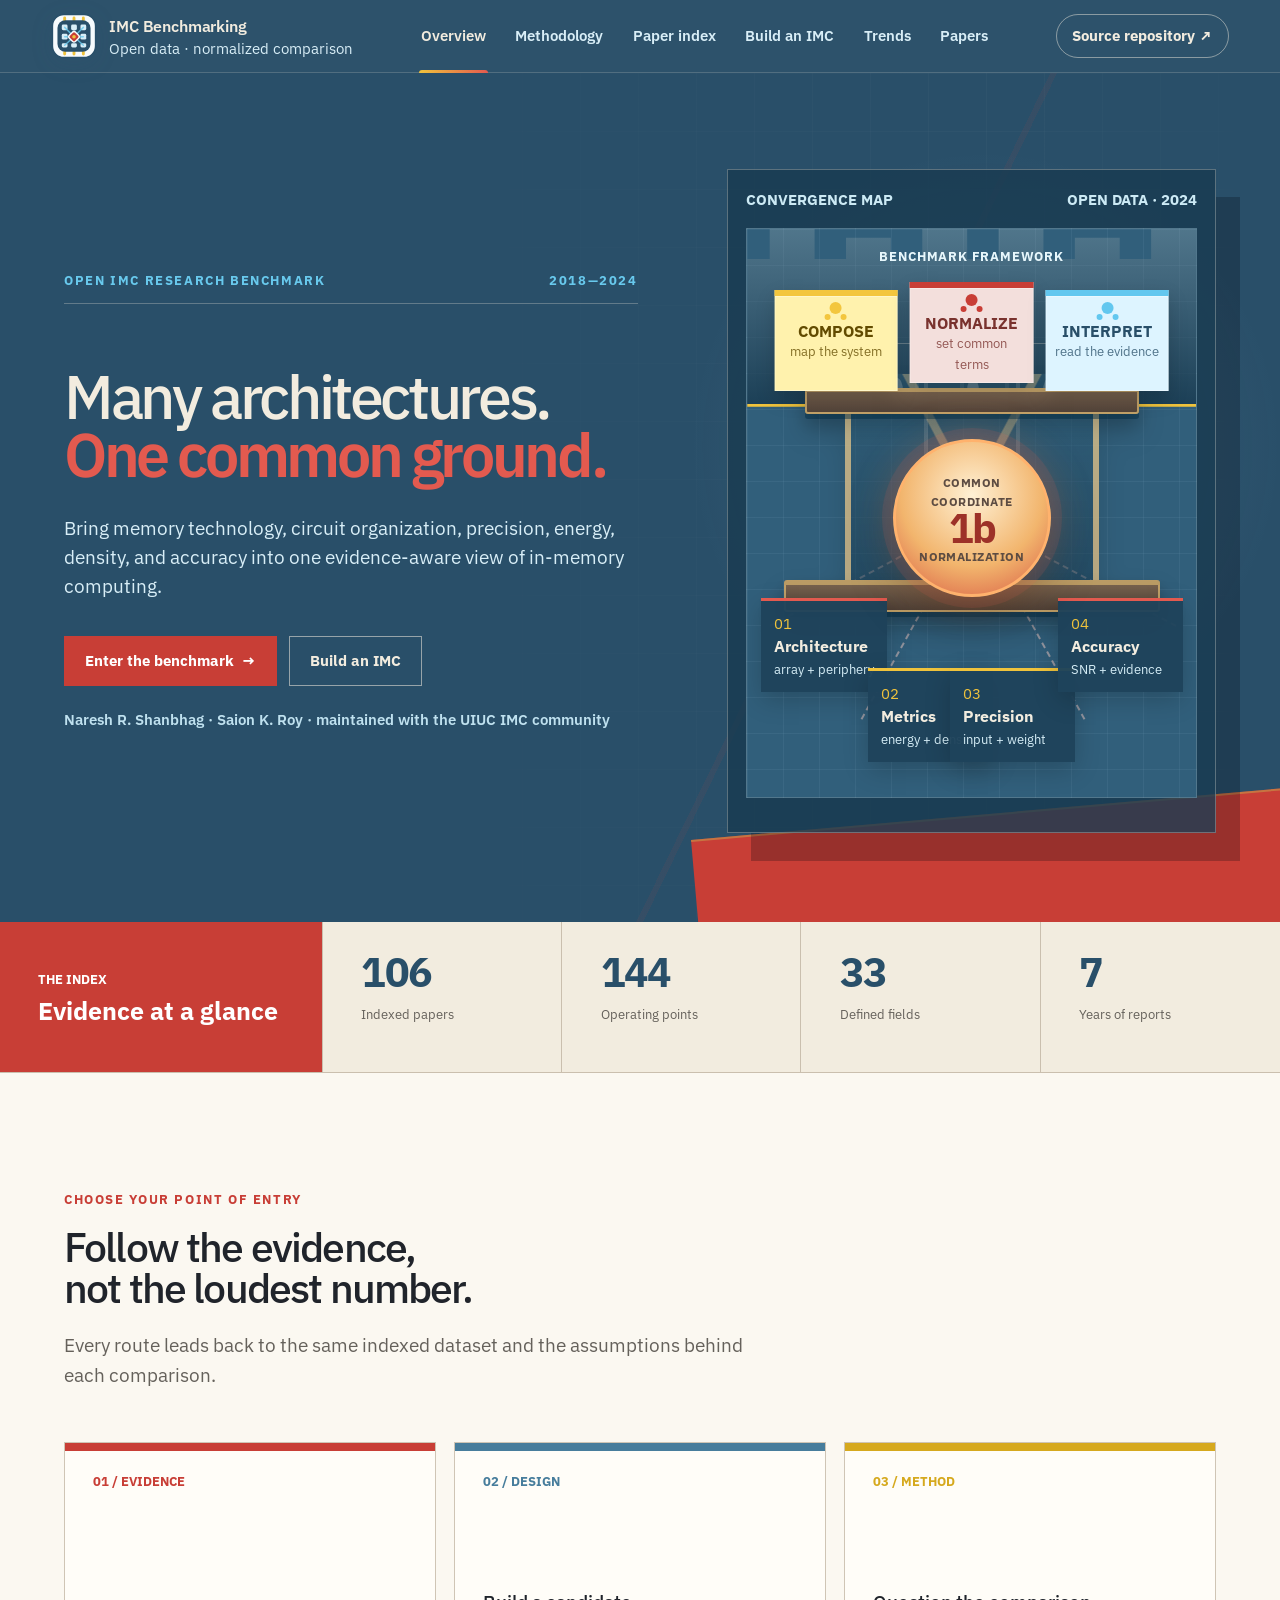
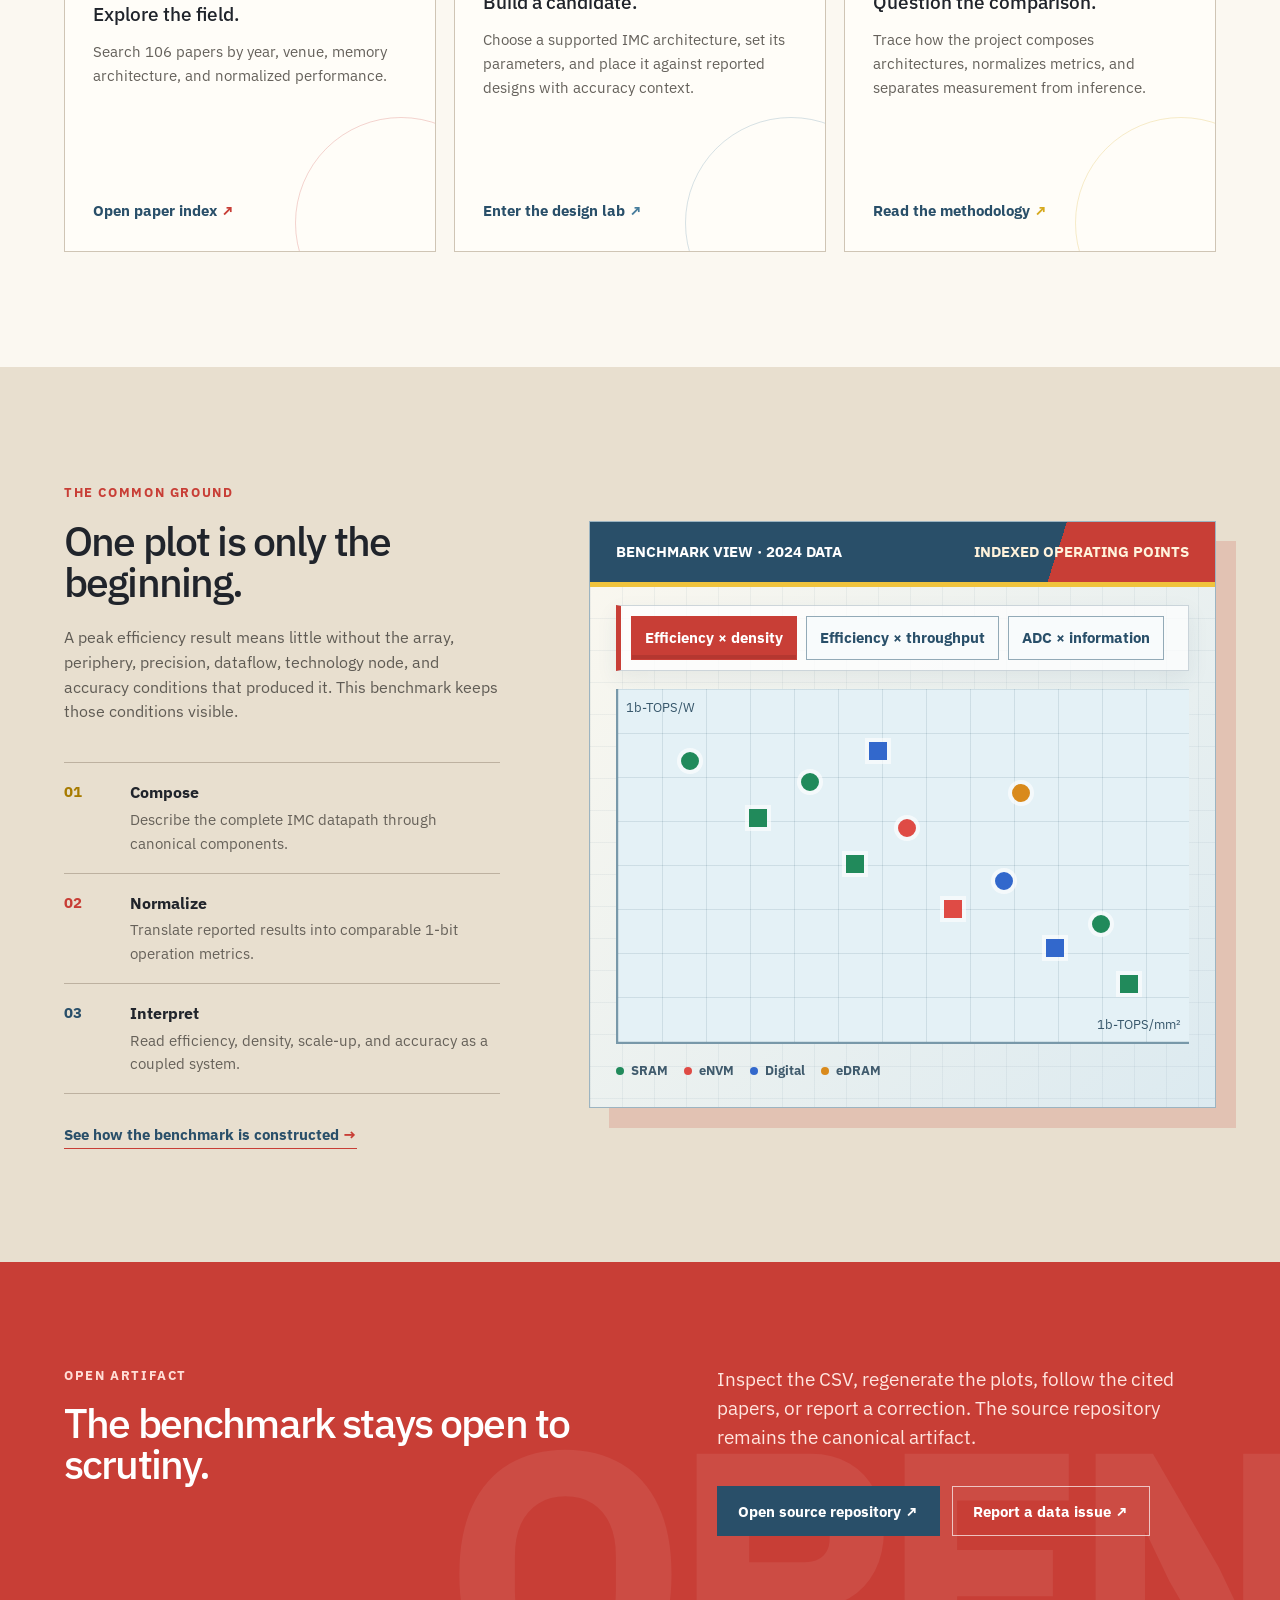
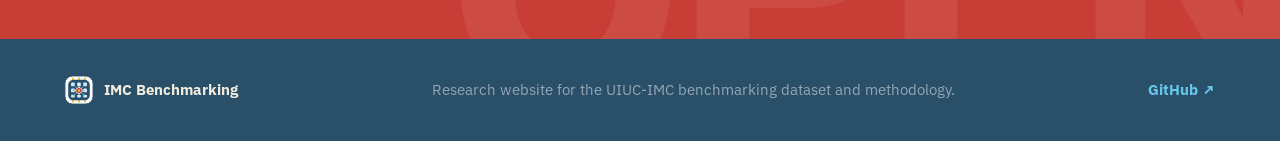
<file: website/index.html>
<!doctype html>
<html lang="en">
<head>
  <meta charset="utf-8" />
  <meta name="viewport" content="width=device-width, initial-scale=1" />
  <meta name="theme-color" content="#294f69" />
  <meta name="description" content="A rigorous, open benchmarking resource for in-memory computing architectures, with indexed chip data, reproducible plots, and methodology papers." />
  <meta property="og:title" content="Benchmarking In-Memory Computing Architectures" />
  <meta property="og:description" content="Compare reported IMC designs through a common compositional view, normalized metrics, and an open indexed database." />
  <meta property="og:type" content="website" />
  <link rel="icon" href="favicon.svg?v=20260831-brand" type="image/svg+xml" />
  <link rel="stylesheet" href="styles.css?v=20260913-compact" />
  <script src="app.js" defer></script>
  <title>Benchmarking In-Memory Computing Architectures</title>
</head>
<body class="home-page">
  <a class="skip-link" href="#main">Skip to content</a>
  <header class="site-header">
    <a class="brand" href="index.html"><img src="favicon.svg" alt="" /><span><strong>IMC Benchmarking</strong><small>Open data · normalized comparison</small></span></a>
    <button class="menu-toggle" type="button" aria-expanded="false">Menu</button>
    <nav id="site-nav" class="site-nav" aria-label="Project sections">
      <a href="index.html" aria-current="page">Overview</a>
      <a href="methodology.html">Methodology</a>
      <a href="explorer.html">Paper index</a>
      <a href="lab.html">Build an IMC</a>
      <a href="trends.html">Trends</a>
      <a href="papers.html">Papers</a>
    </nav>
    <a class="header-repo" href="https://github.com/UIUC-IMC/UIUC-IMC-Benchmarking">Source repository ↗</a>
  </header>

  <main id="main">
    <section class="home-hero">
      <div class="home-hero-copy">
        <div class="hero-kicker"><span>Open IMC research benchmark</span><span>2018—2024</span></div>
        <h1>Many architectures.<br /><em>One common ground.</em></h1>
        <p class="home-hero-summary">Bring memory technology, circuit organization, precision, energy, density, and accuracy into one evidence-aware view of in-memory computing.</p>
        <div class="actions">
          <a class="button home-button-primary" href="explorer.html">Enter the benchmark <span aria-hidden="true">→</span></a>
          <a class="button home-button-ghost" href="lab.html">Build an IMC</a>
        </div>
        <p class="hero-authors">Naresh R. Shanbhag · Saion K. Roy · maintained with the UIUC IMC community</p>
      </div>

      <div class="convergence-stage" aria-label="A symbolic formation showing four IMC design dimensions converging on 1-bit normalization, with compose, normalize, and interpret arranged above">
        <div class="convergence-head"><span>CONVERGENCE MAP</span><span>OPEN DATA · 2024</span></div>
        <div class="convergence-field">
          <div class="framework-structure" aria-hidden="true"><span></span><span></span><span></span><span></span><span></span></div>
          <span class="formation-label framework-label">BENCHMARK FRAMEWORK</span>
          <div class="framework-line" aria-label="Compose, normalize, and interpret arranged as the benchmark framework">
            <div class="framework-card"><strong>COMPOSE</strong><span>map the system</span></div>
            <div class="framework-card framework-center"><strong>NORMALIZE</strong><span>set common terms</span></div>
            <div class="framework-card"><strong>INTERPRET</strong><span>read the evidence</span></div>
          </div>
          <span class="coordinate-deck" aria-hidden="true"></span>
          <span class="convergence-route route-one" aria-hidden="true"></span>
          <span class="convergence-route route-two" aria-hidden="true"></span>
          <span class="convergence-route route-three" aria-hidden="true"></span>
          <span class="convergence-route route-four" aria-hidden="true"></span>
          <div class="field-node node-architecture"><small>01</small><strong>Architecture</strong><span>array + periphery</span></div>
          <div class="field-node node-metrics"><small>02</small><strong>Metrics</strong><span>energy + density</span></div>
          <div class="field-node node-precision"><small>03</small><strong>Precision</strong><span>input + weight</span></div>
          <div class="field-node node-accuracy"><small>04</small><strong>Accuracy</strong><span>SNR + evidence</span></div>
          <div class="benchmark-core"><small>COMMON COORDINATE</small><strong>1b</strong><small>NORMALIZATION</small></div>
        </div>
      </div>
    </section>

    <section class="home-stat-band" aria-label="Dataset summary">
      <div class="stat-intro"><span>THE INDEX</span><strong>Evidence at a glance</strong></div>
      <article><strong>106</strong><span>Indexed papers</span></article>
      <article><strong>144</strong><span>Operating points</span></article>
      <article><strong>33</strong><span>Defined fields</span></article>
      <article><strong>7</strong><span>Years of reports</span></article>
    </section>

    <section class="home-routes section">
      <div class="home-section-heading">
        <p class="section-label">Choose your point of entry</p>
        <h2>Follow the evidence,<br />not the loudest number.</h2>
        <p>Every route leads back to the same indexed dataset and the assumptions behind each comparison.</p>
      </div>
      <div class="route-grid">
        <a class="route-card route-red" href="explorer.html">
          <span class="route-index">01 / EVIDENCE</span>
          <div><h3>Explore the field.</h3><p>Search 106 papers by year, venue, memory architecture, and normalized performance.</p></div>
          <strong class="route-link">Open paper index <span aria-hidden="true">↗</span></strong>
        </a>
        <a class="route-card route-blue" href="lab.html">
          <span class="route-index">02 / DESIGN</span>
          <div><h3>Build a candidate.</h3><p>Choose a supported IMC architecture, set its parameters, and place it against reported designs with accuracy context.</p></div>
          <strong class="route-link">Enter the design lab <span aria-hidden="true">↗</span></strong>
        </a>
        <a class="route-card route-gold" href="methodology.html">
          <span class="route-index">03 / METHOD</span>
          <div><h3>Question the comparison.</h3><p>Trace how the project composes architectures, normalizes metrics, and separates measurement from inference.</p></div>
          <strong class="route-link">Read the methodology <span aria-hidden="true">↗</span></strong>
        </a>
      </div>
    </section>

    <section class="home-common-ground section">
      <div class="common-ground-copy">
        <p class="section-label">The common ground</p>
        <h2>One plot is only the beginning.</h2>
        <p>A peak efficiency result means little without the array, periphery, precision, dataflow, technology node, and accuracy conditions that produced it. This benchmark keeps those conditions visible.</p>
        <ol class="method-list">
          <li><span>01</span><div><strong>Compose</strong><p>Describe the complete IMC datapath through canonical components.</p></div></li>
          <li><span>02</span><div><strong>Normalize</strong><p>Translate reported results into comparable 1-bit operation metrics.</p></div></li>
          <li><span>03</span><div><strong>Interpret</strong><p>Read efficiency, density, scale-up, and accuracy as a coupled system.</p></div></li>
        </ol>
        <a class="text-link" href="methodology.html">See how the benchmark is constructed <span aria-hidden="true">→</span></a>
      </div>

      <div class="benchmark-stage home-benchmark-stage" aria-label="Interactive conceptual benchmark plot">
        <div class="stage-header"><span>BENCHMARK VIEW · 2024 DATA</span><span>INDEXED OPERATING POINTS</span></div>
        <div class="axis-tabs" aria-label="Choose benchmark axes">
          <button type="button" data-axis="efficiency" aria-pressed="true">Efficiency × density</button>
          <button type="button" data-axis="throughput" aria-pressed="false">Efficiency × throughput</button>
          <button type="button" data-axis="precision" aria-pressed="false">ADC × information</button>
        </div>
        <div class="plot-demo">
          <span class="plot-axis-y">1b-TOPS/W</span><span class="plot-axis-x">1b-TOPS/mm²</span>
          <i class="plot-point circle" data-arch="sram" style="left:11%;bottom:77%"></i><i class="plot-point" data-arch="sram" style="left:23%;bottom:61%"></i>
          <i class="plot-point circle" data-arch="sram" style="left:32%;bottom:71%"></i><i class="plot-point" data-arch="sram" style="left:40%;bottom:48%"></i>
          <i class="plot-point circle" data-arch="envm" style="left:49%;bottom:58%"></i><i class="plot-point" data-arch="envm" style="left:57%;bottom:35%"></i>
          <i class="plot-point circle" data-arch="digital" style="left:66%;bottom:43%"></i><i class="plot-point" data-arch="digital" style="left:75%;bottom:24%"></i>
          <i class="plot-point circle" data-arch="sram" style="left:83%;bottom:31%"></i><i class="plot-point" data-arch="sram" style="left:88%;bottom:14%"></i>
          <i class="plot-point circle" data-arch="edram" style="left:69%;bottom:68%"></i><i class="plot-point" data-arch="digital" style="left:44%;bottom:80%"></i>
        </div>
        <div class="plot-legend"><span style="--legend:var(--mint)">SRAM</span><span style="--legend:var(--coral)">eNVM</span><span style="--legend:var(--violet)">Digital</span><span style="--legend:var(--amber)">eDRAM</span></div>
      </div>
    </section>

    <section class="home-manifesto">
      <div>
        <p class="section-label">Open artifact</p>
        <h2>The benchmark stays open to scrutiny.</h2>
      </div>
      <div>
        <p>Inspect the CSV, regenerate the plots, follow the cited papers, or report a correction. The source repository remains the canonical artifact.</p>
        <div class="actions"><a class="button home-button-primary" href="https://github.com/UIUC-IMC/UIUC-IMC-Benchmarking">Open source repository ↗</a><a class="button home-button-ghost" href="https://forms.gle/xLT8NehqR1ALuW2p7">Report a data issue ↗</a></div>
      </div>
    </section>
  </main>

  <footer><a class="footer-brand" href="index.html"><img src="favicon.svg" alt="" /><strong>IMC Benchmarking</strong></a><p>Research website for the UIUC-IMC benchmarking dataset and methodology.</p><a href="https://github.com/UIUC-IMC/UIUC-IMC-Benchmarking">GitHub ↗</a></footer>
</body>
</html>
</file>
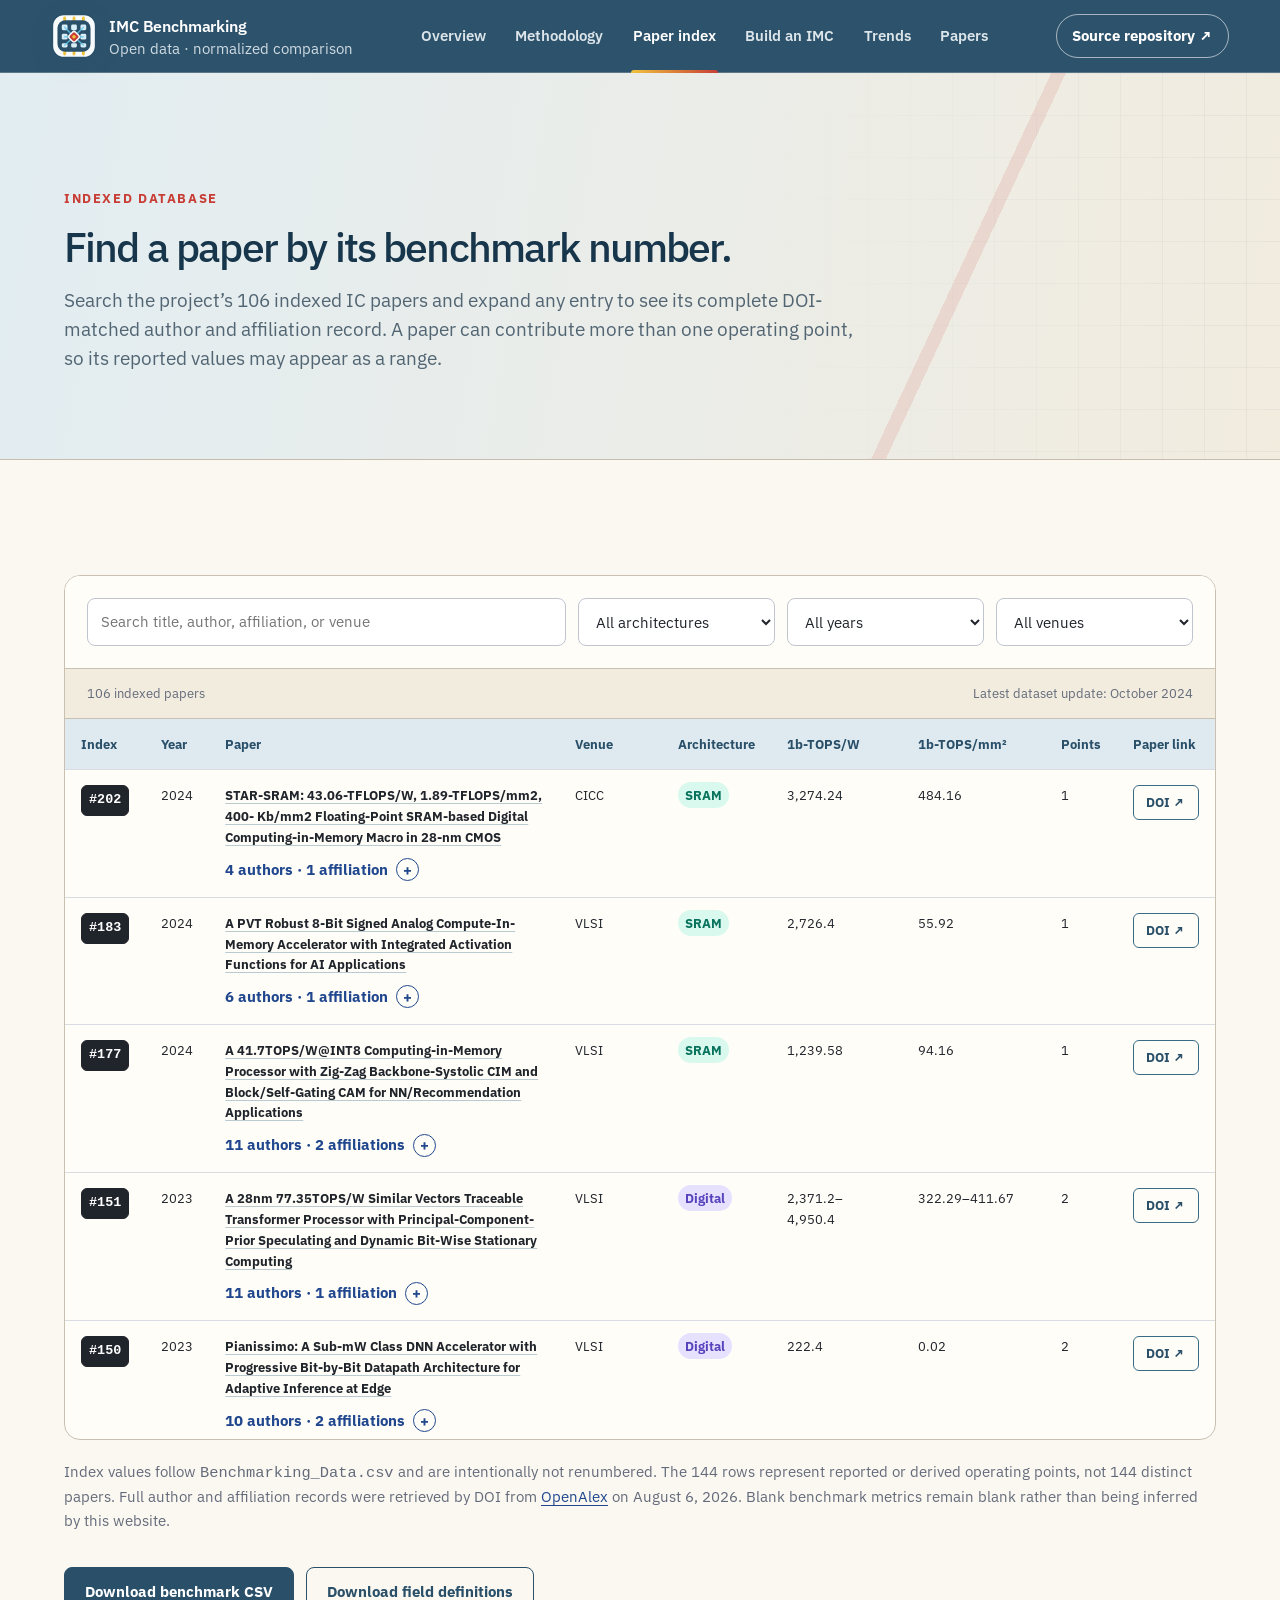
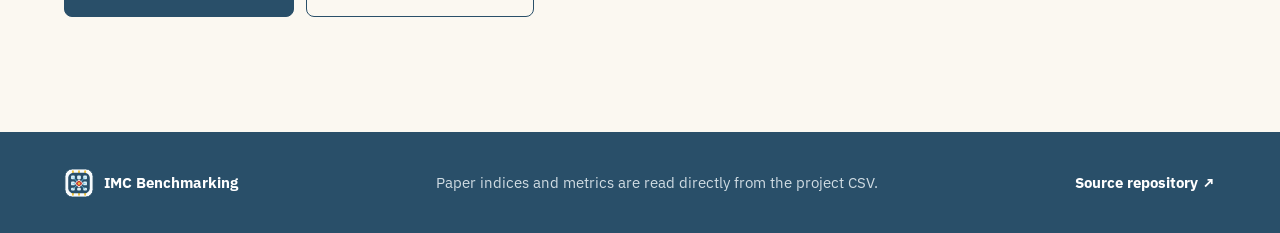
<file: website/explorer.html>
<!doctype html>
<html lang="en">
<head>
  <meta charset="utf-8" /><meta name="viewport" content="width=device-width, initial-scale=1" />
  <meta name="description" content="Search the indexed papers in the UIUC in-memory computing benchmarking database by number, architecture, year, venue, title, or author." />
  <link rel="icon" href="favicon.svg?v=20260831-brand" type="image/svg+xml" /><link rel="stylesheet" href="styles.css?v=20260913-compact" /><script src="data/benchmark-data.js" defer></script><script src="data/paper-links.js" defer></script><script src="data/paper-metadata.js" defer></script><script src="app.js" defer></script>
  <title>Paper Index · IMC Benchmarking</title>
</head>
<body class="themed-page">
  <a class="skip-link" href="#main">Skip to content</a>
  <header class="site-header">
    <a class="brand" href="index.html"><img src="favicon.svg" alt="" /><span><strong>IMC Benchmarking</strong><small>Open data · normalized comparison</small></span></a>
    <button class="menu-toggle" type="button" aria-expanded="false">Menu</button>
    <nav id="site-nav" class="site-nav" aria-label="Project sections"><a href="index.html">Overview</a><a href="methodology.html">Methodology</a><a href="explorer.html" aria-current="page">Paper index</a><a href="lab.html">Build an IMC</a><a href="trends.html">Trends</a><a href="papers.html">Papers</a></nav>
    <a class="header-repo" href="https://github.com/UIUC-IMC/UIUC-IMC-Benchmarking">Source repository ↗</a>
  </header>
  <main id="main">
    <section class="page-hero"><p class="section-label">Indexed database</p><h1>Find a paper by its benchmark number.</h1><p>Search the project’s 106 indexed IC papers and expand any entry to see its complete DOI-matched author and affiliation record. A paper can contribute more than one operating point, so its reported values may appear as a range.</p></section>
    <section class="section">
      <div class="explorer-shell">
        <div class="explorer-controls">
          <input id="paper-search" type="search" placeholder="Search title, author, affiliation, or venue" aria-label="Search papers" />
          <select id="architecture-filter" aria-label="Filter by architecture"><option value="">All architectures</option><option value="SRAM">SRAM</option><option value="eNVM">eNVM</option><option value="eDRAM">eDRAM</option><option value="eFlash">eFlash</option><option value="Digital">Digital</option></select>
          <select id="year-filter" aria-label="Filter by year"><option value="">All years</option></select>
          <select id="venue-filter" aria-label="Filter by venue"><option value="">All venues</option></select>
        </div>
        <div class="explorer-summary"><span id="result-count">Loading the paper index…</span><span>Latest dataset update: October 2024</span></div>
        <div class="explorer-table-wrap">
          <table class="explorer-table">
            <thead><tr><th>Index</th><th>Year</th><th>Paper</th><th>Venue</th><th>Architecture</th><th>1b-TOPS/W</th><th>1b-TOPS/mm²</th><th>Points</th><th>Paper link</th></tr></thead>
            <tbody id="benchmark-body"><tr><td class="explorer-empty" colspan="9">Loading…</td></tr></tbody>
          </table>
        </div>
      </div>
      <p class="data-note">Index values follow <code>Benchmarking_Data.csv</code> and are intentionally not renumbered. The 144 rows represent reported or derived operating points, not 144 distinct papers. Full author and affiliation records were retrieved by DOI from <a href="https://openalex.org" target="_blank" rel="noopener">OpenAlex</a> on August 6, 2026. Blank benchmark metrics remain blank rather than being inferred by this website.</p>
      <div class="actions"><a class="button button-dark" href="data/Benchmarking_Data.csv" download>Download benchmark CSV</a><a class="button" href="data/column_index.csv" download>Download field definitions</a></div>
    </section>
  </main>
  <footer><a class="footer-brand" href="index.html"><img src="favicon.svg" alt="" /><strong>IMC Benchmarking</strong></a><p>Paper indices and metrics are read directly from the project CSV.</p><a href="https://github.com/UIUC-IMC/UIUC-IMC-Benchmarking">Source repository ↗</a></footer>
</body>
</html>
</file>
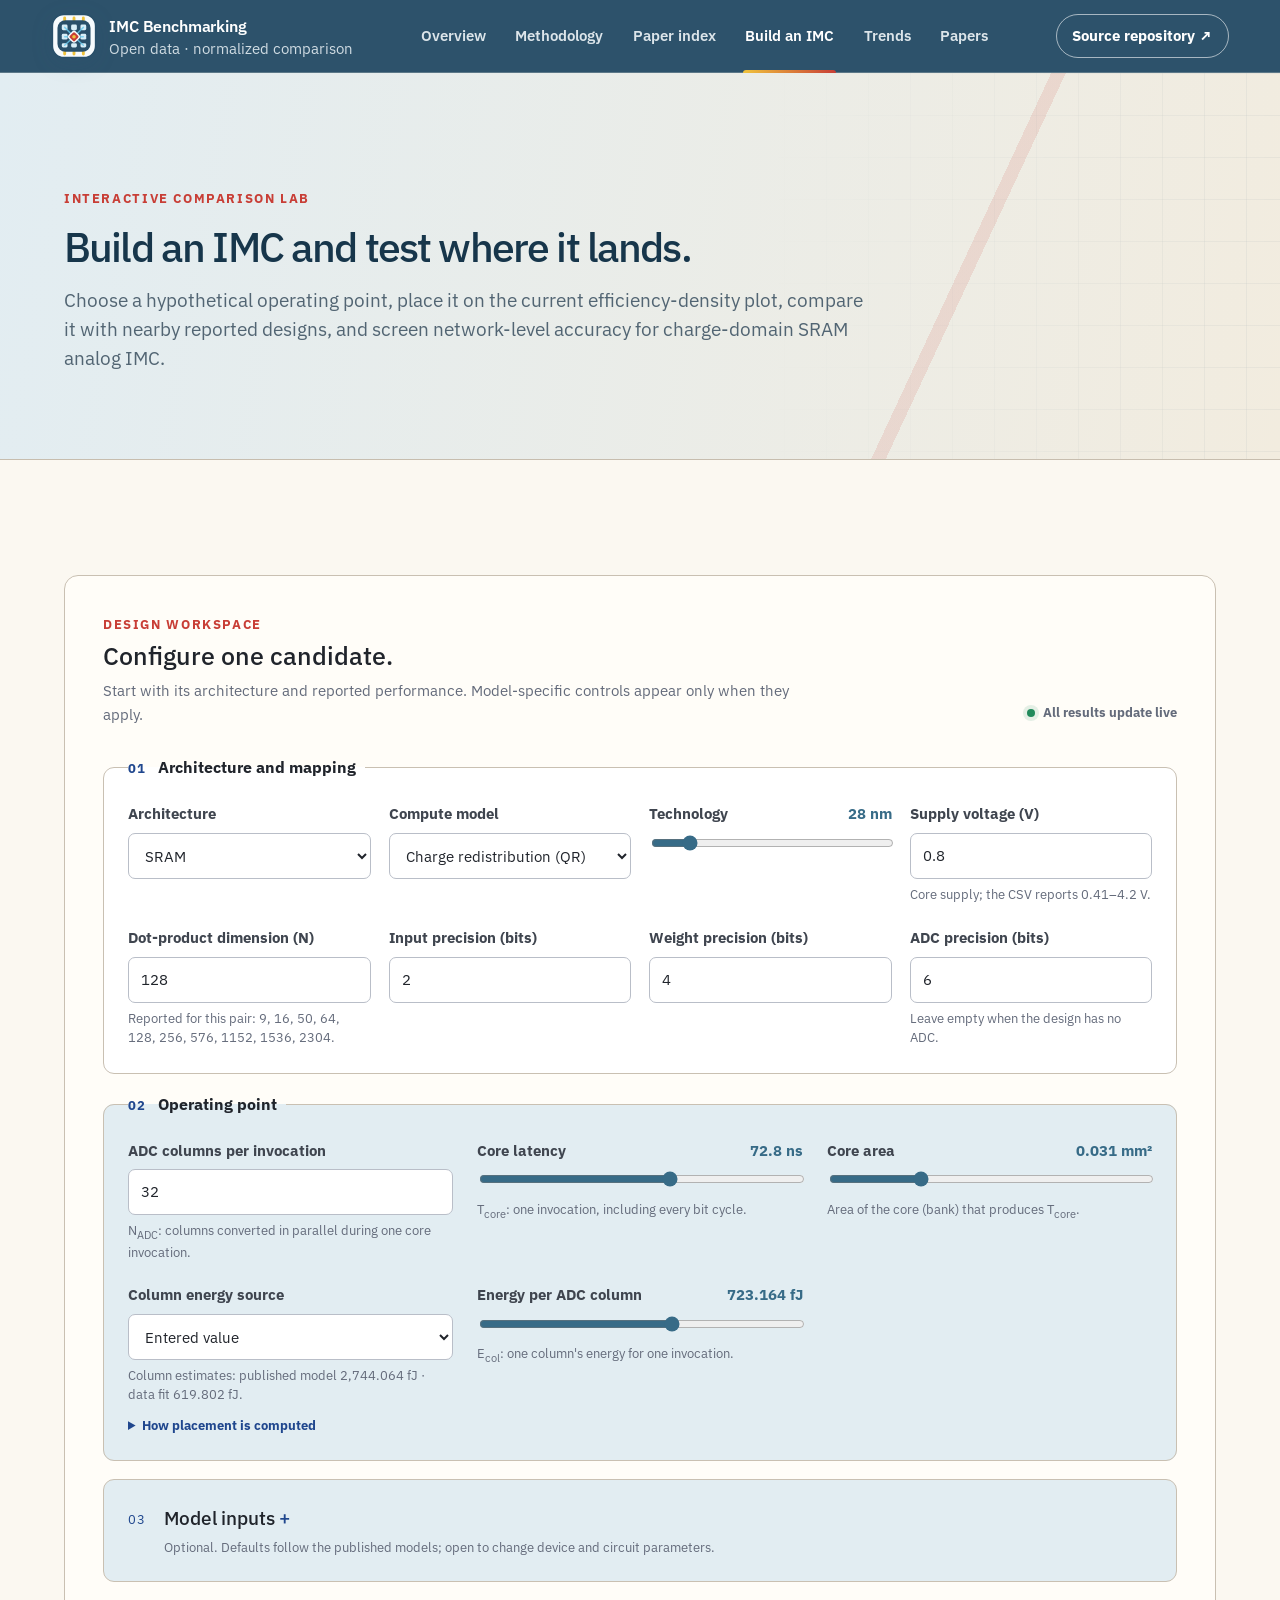
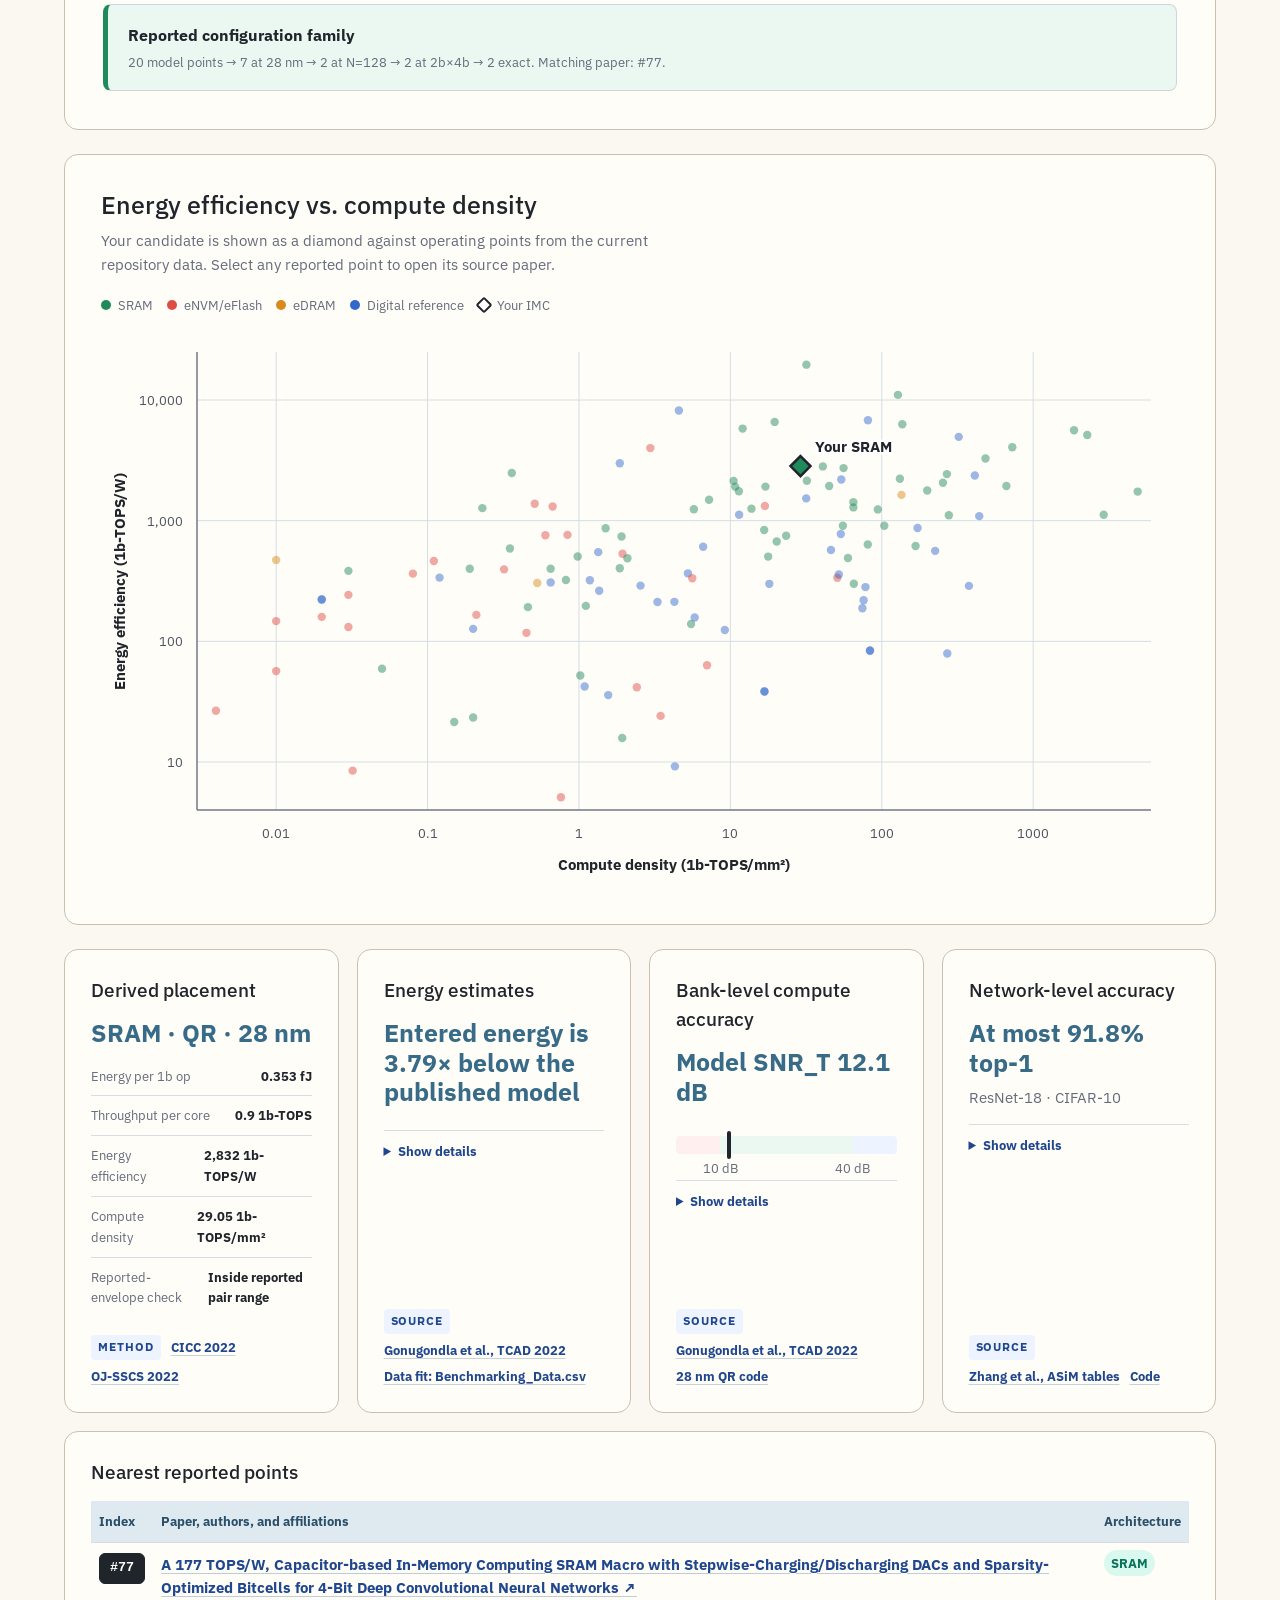
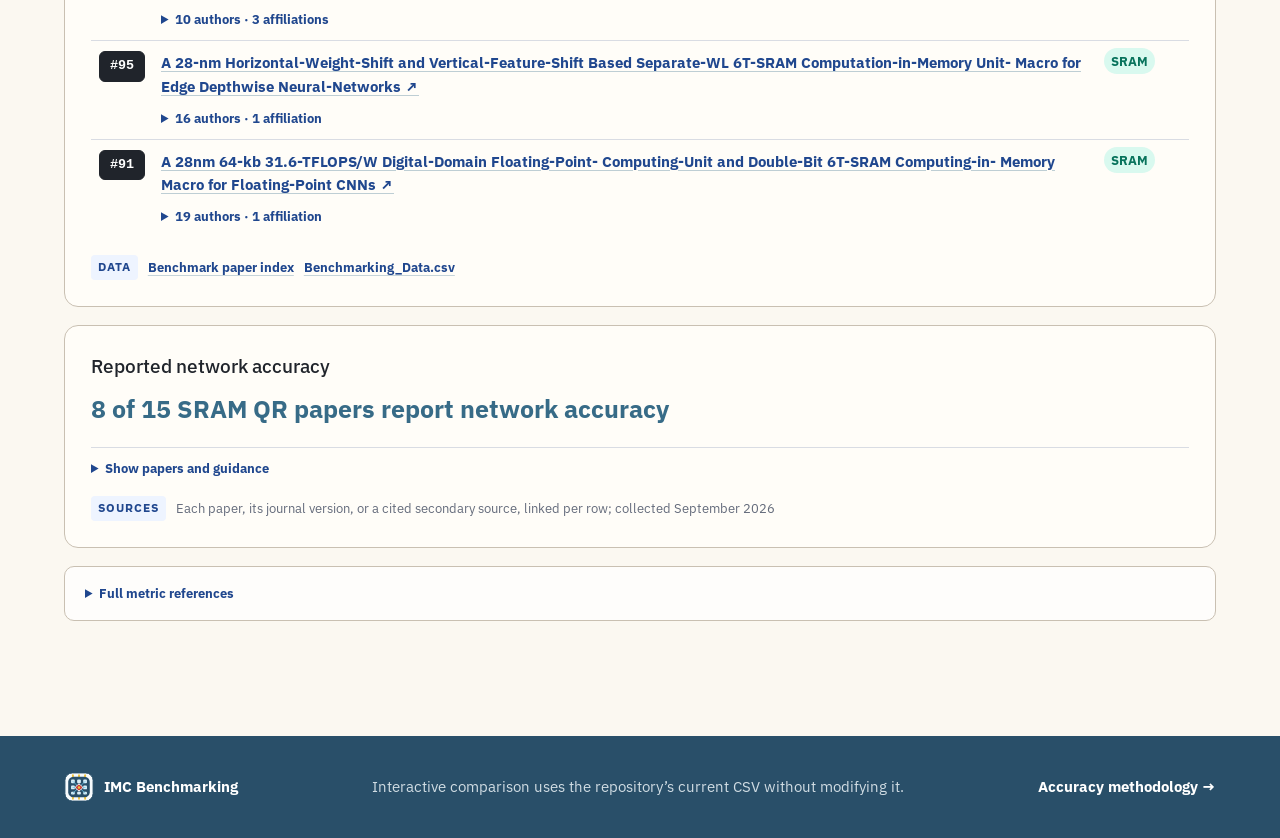
<file: website/lab.html>
<!doctype html>
<html lang="en">
<head>
  <meta charset="utf-8" />
  <meta name="viewport" content="width=device-width, initial-scale=1" />
  <meta name="description" content="Build a hypothetical in-memory computing design, compare it with reported operating points, and screen SRAM analog-IMC network accuracy with ASiM-derived guidance." />
  <link rel="icon" href="favicon.svg?v=20260831-brand" type="image/svg+xml" />
  <link rel="stylesheet" href="styles.css?v=20260913-compact" />
  <script src="data/benchmark-data.js" defer></script>
  <script src="data/model-data.js?v=20260912-builder" defer></script>
  <script src="data/asim-data.js?v=20260912-builder" defer></script>
  <script src="data/energy-fit.js?v=20260912-energy" defer></script>
  <script src="data/network-accuracy.js?v=20260912-accuracy" defer></script>
  <script src="data/paper-links.js?v=20260806-point-tooltip" defer></script>
  <script src="data/paper-metadata.js?v=20260806-point-tooltip" defer></script>
  <script src="app.js?v=20260806-point-tooltip" defer></script>
  <script src="lab.js?v=20260913-cards" defer></script>
  <title>Build an IMC · IMC Benchmarking</title>
</head>
<body class="themed-page">
  <a class="skip-link" href="#main">Skip to content</a>
  <header class="site-header">
    <a class="brand" href="index.html"><img src="favicon.svg" alt="" /><span><strong>IMC Benchmarking</strong><small>Open data · normalized comparison</small></span></a>
    <button class="menu-toggle" type="button" aria-expanded="false">Menu</button>
    <nav id="site-nav" class="site-nav" aria-label="Project sections"><a href="index.html">Overview</a><a href="methodology.html">Methodology</a><a href="explorer.html">Paper index</a><a href="lab.html" aria-current="page">Build an IMC</a><a href="trends.html">Trends</a><a href="papers.html">Papers</a></nav>
    <a class="header-repo" href="https://github.com/UIUC-IMC/UIUC-IMC-Benchmarking">Source repository ↗</a>
  </header>

  <main id="main">
    <section class="page-hero">
      <p class="section-label">Interactive comparison lab</p>
      <h1>Build an IMC and test where it lands.</h1>
      <p>Choose a hypothetical operating point, place it on the current efficiency-density plot, compare it with nearby reported designs, and screen network-level accuracy for charge-domain SRAM analog IMC.</p>
    </section>

    <section class="section">
      <div class="lab-shell">
        <form class="lab-controls" id="imc-builder">
          <div class="lab-controls-head">
            <div><p class="section-label">Design workspace</p><h2>Configure one candidate.</h2><p class="control-intro">Start with its architecture and reported performance. Model-specific controls appear only when they apply.</p></div>
            <p class="control-live-note"><span></span>All results update live</p>
          </div>

          <div class="lab-control-sections">
            <fieldset class="control-section">
              <legend><span>01</span> Architecture and mapping</legend>
              <div class="control-grid control-grid-wide">
                <div class="control-group"><label for="lab-architecture">Architecture</label><select id="lab-architecture"><option value="SRAM">SRAM</option><option value="eNVM">Resistive eNVM</option><option value="eDRAM">eDRAM</option><option value="eFlash">eFlash</option><option value="Digital">Digital reference</option></select></div>
                <div class="control-group"><label for="lab-model">Compute model</label><select id="lab-model"></select></div>
                <div class="control-group"><label for="lab-tech">Technology <output id="lab-tech-output">28 nm</output></label><input id="lab-tech" type="range" min="4" max="180" value="28" step="1" /></div>
                <div class="control-group"><label for="lab-vdd">Supply voltage (V)</label><input id="lab-vdd" type="number" min="0.3" max="5" value="0.8" step="0.01" /><p class="control-help">Core supply; the CSV reports 0.41–4.2 V.</p></div>
                <div class="control-group"><label for="lab-dimension">Dot-product dimension (N)</label><input id="lab-dimension" type="number" min="1" max="8192" value="128" step="1" list="lab-dimension-values" /><p class="control-help" id="lab-dimension-help">Reported dimensions will appear here.</p></div>
                <div class="control-group"><label for="lab-input-bits">Input precision (bits)</label><input id="lab-input-bits" type="number" min="1" max="16" value="2" step="any" list="lab-input-bit-values" /></div>
                <div class="control-group"><label for="lab-weight-bits">Weight precision (bits)</label><input id="lab-weight-bits" type="number" min="1" max="16" value="4" step="any" list="lab-weight-bit-values" /></div>
                <div class="control-group"><label for="lab-adc-bits">ADC precision (bits)</label><input id="lab-adc-bits" type="number" min="1" max="28" value="6" step="any" list="lab-adc-bit-values" placeholder="No ADC" /><p class="control-help">Leave empty when the design has no ADC.</p></div>
              </div>
              <datalist id="lab-dimension-values"><option value="16"></option><option value="32"></option><option value="64"></option><option value="128"></option><option value="256"></option><option value="512"></option><option value="1024"></option><option value="2304"></option></datalist>
              <datalist id="lab-input-bit-values"><option value="1"></option><option value="2"></option><option value="3"></option><option value="4"></option><option value="5"></option><option value="6"></option><option value="7"></option><option value="8"></option><option value="16"></option></datalist>
              <datalist id="lab-weight-bit-values"><option value="1"></option><option value="1.5"></option><option value="1.6"></option><option value="2"></option><option value="3"></option><option value="3.81"></option><option value="4"></option><option value="5"></option><option value="8"></option><option value="12"></option><option value="16"></option></datalist>
              <datalist id="lab-adc-bit-values"><option value="1"></option><option value="2"></option><option value="3"></option><option value="3.4"></option><option value="3.46"></option><option value="4"></option><option value="5"></option><option value="6"></option><option value="7"></option><option value="8"></option><option value="9"></option><option value="10"></option><option value="12"></option><option value="28"></option></datalist>
            </fieldset>

            <fieldset class="control-section performance-section">
              <legend><span>02</span> Operating point</legend>
              <div class="control-grid performance-grid">
                <div class="control-group"><label for="lab-adc-columns">ADC columns per invocation</label><input id="lab-adc-columns" type="number" min="1" max="1024" value="32" step="1" list="lab-adc-column-values" /><p class="control-help">N<sub>ADC</sub>: columns converted in parallel during one core invocation.</p></div>
                <div class="control-group"><label for="lab-core-latency">Core latency <output id="lab-core-latency-output">72.8 ns</output></label><input id="lab-core-latency" type="range" min="-0.5" max="3.5" value="1.862131" step="any" /><p class="control-help">T<sub>core</sub>: one invocation, including every bit cycle.</p></div>
                <div class="control-group"><label for="lab-area">Core area <output id="lab-area-output">0.031 mm²</output></label><input id="lab-area" type="range" min="-3" max="2.5" value="-1.508763" step="any" /><p class="control-help">Area of the core (bank) that produces T<sub>core</sub>.</p></div>
                <div class="control-group"><label for="lab-energy-source">Column energy source</label><select id="lab-energy-source"><option value="entered">Entered value</option><option value="published">Published model estimate</option><option value="fit">Data-fit estimate</option></select><p class="control-help" id="lab-energy-source-help">Model estimates are available only when a model covers the selection.</p></div>
                <div class="control-group"><label for="lab-column-energy">Energy per ADC column <output id="lab-column-energy-output">723 fJ</output></label><input id="lab-column-energy" type="range" min="-2.5" max="6.5" value="2.859237" step="any" /><p class="control-help">E<sub>col</sub>: one column's energy for one invocation.</p></div>
              </div>
              <datalist id="lab-adc-column-values"><option value="1"></option><option value="8"></option><option value="16"></option><option value="32"></option><option value="64"></option><option value="128"></option><option value="256"></option><option value="512"></option></datalist>
              <details class="control-details"><summary>How placement is computed</summary><p class="control-help" id="lab-derived-formula">Waiting for inputs…</p><p class="control-help">Placement follows the benchmark’s own normalization: N<sub>1b</sub> = 2·N<sub>ADC</sub>·N·B<sub>x</sub>·B<sub>w</sub>, 1b-TOPS = N<sub>1b</sub>/T<sub>core</sub>, E<sub>OP1</sub> = E<sub>col</sub>/(2·N·B<sub>x</sub>·B<sub>w</sub>), and density = 1b-TOPS/area. The defaults reproduce paper #77 at 0.8 V.</p></details>
            </fieldset>

            <details class="model-section">
              <summary class="model-section-head"><p><span>03</span></p><div><h3 id="model-inputs-title">Model inputs</h3><p>Optional. Defaults follow the published models; open to change device and circuit parameters.</p></div></summary>
            <fieldset class="model-controls full" id="charge-model-controls" hidden>
              <legend>SRAM charge- and current-domain model inputs</legend>
              <div class="control-grid">
                <div class="control-group"><label for="lab-analog-arch">Analog architecture</label><select id="lab-analog-arch"><option value="auto">Match the compute model</option><option value="QS-Arch">QS-Arch: binarized, bit-serial</option><option value="QR-Arch">QR-Arch: binary-weighted</option><option value="CM">Compute memory: multi-bit</option><option value="IS">Current summing (approximation)</option></select><p class="control-help">Match: QS → QS-Arch, QR → QR-Arch, QS-QR → compute memory, IS → current summing.</p></div>
                <div class="control-group"><label for="lab-vwl">Word-line voltage <output id="lab-vwl-output">0.8 V</output></label><input id="lab-vwl" type="range" min="0.45" max="0.9" value="0.8" step="0.01" /></div>
                <div class="control-group"><label for="lab-cell-cap">Unit capacitance C<sub>o</sub> <output id="lab-cell-cap-output">1 fF</output></label><input id="lab-cell-cap" type="range" min="-2" max="1" value="0" step="0.01" /></div>
                <div class="control-group"><label for="lab-cbl">Bitline capacitance (fF)</label><input id="lab-cbl" type="number" min="1" max="5000" value="270" step="1" /></div>
                <div class="control-group"><label for="lab-pulse">Word-line pulse, LSB (ps)</label><input id="lab-pulse" type="number" min="1" max="10000" value="100" step="1" /></div>
                <div class="control-group"><label for="lab-headroom">Bitline headroom ΔV<sub>BL,max</sub> (V)</label><input id="lab-headroom" type="number" min="0.1" max="1.5" value="0.8" step="0.01" /></div>
                <div class="control-group full"><div class="checkbox-line"><input id="lab-injection" type="checkbox" checked /><label for="lab-injection">Include QR charge-injection noise</label></div></div>
              </div>
              <details class="control-details"><summary>About this model</summary><p class="control-help">Noise and energy follow Gonugondla et al. Table III with the Table II 65 nm parameters (σ<sub>Vt</sub> = 23.8 mV, α = 1.8, κ = 0.08 fF<sup>0.5</sup>, W·L·C<sub>ox</sub> = 0.31 fF) and uniform, independent operand bits. The paper’s array is 512 rows with C<sub>BL</sub> = 270 fF. The ADC SQNR is computed exactly for the digitized signal at its SQNR-optimal clipping range. <a class="inline-citation" href="https://arxiv.org/abs/2012.13645">Gonugondla et al., TCAD 2022 ↗</a></p></details>
            </fieldset>
            <fieldset class="model-controls full" id="envm-model-controls" hidden>
              <legend>Resistive eNVM model inputs</legend>
              <div class="control-grid">
                <div class="control-group"><label for="lab-envm-device">Device</label><select id="lab-envm-device"><option>ReRAM</option><option>MRAM</option><option>FeFET</option></select></div>
                <div class="control-group"><label for="lab-vbl">Bitline voltage <output id="lab-vbl-output">0.1 V</output></label><input id="lab-vbl" type="range" min="-3" max="-0.09" value="-1" step="0.01" /></div>
                <div class="control-group"><label for="lab-envm-core">Analog core precision</label><select id="lab-envm-core"><option value="binarized">Binarized columns (Bx·Bw conversions)</option><option value="multibit">Multi-bit column (one conversion)</option></select></div>
              </div>
              <details class="control-details"><summary>About this model</summary><p class="control-help">The published surface models current-summing ReRAM, MRAM, and FeFET columns with a six-bit ADC and a fixed 20 ns read period, for N from 16 to 5,000. Other ADC precisions use the source’s N = 64 ADC sweep (ReRAM and MRAM only). Behavioral model calibrated against a 22 nm MRAM prototype. <a class="inline-citation" href="https://doi.org/10.1109/JXCDC.2024.3381888">Roy &amp; Shanbhag, JXCDC 2024 ↗</a></p></details>
            </fieldset>
            <fieldset class="model-controls full" id="sram-model-controls" hidden>
              <legend>SRAM QR Monte Carlo cross-check</legend>
              <div class="control-grid">
                <div class="control-group"><label for="lab-adc-noise">ADC thermal noise <output id="lab-adc-noise-output">0.5 mV</output></label><input id="lab-adc-noise" type="range" min="0" max="5" value="0.5" step="0.05" /></div>
              </div>
              <details class="control-details"><summary>About this model</summary><p class="control-help">Browser port of Kavishwar and Shanbhag’s 28 nm capacitor-mismatch and ADC-transfer simulation at 0.9 V, using the unit capacitance above. It reports compute SNR for a full-range ADC and, at N = 64, 128, or 256, for the tuned ADC window of the paper’s sweeps. The paper sweeps 0.01–0.30 fF and 0.1–1.6 mV. <a class="inline-citation" href="https://doi.org/10.1109/TCSI.2025.3594230">Kavishwar &amp; Shanbhag, TCAS-I ↗</a></p></details>
            </fieldset>
            <fieldset class="model-controls full asim-controls" id="asim-model-controls" hidden>
              <legend>ASiM network-accuracy screening</legend>
              <div class="control-grid">
                <div class="control-group full">
                  <label for="lab-asim-workload">Network and dataset</label>
                  <select id="lab-asim-workload">
                    <option value="resnet18-cifar10">ResNet-18 · CIFAR-10</option>
                    <option value="resnet18-imagenet">ResNet-18 · ImageNet</option>
                    <option value="vitb32-cifar10">ViT-B-32 · CIFAR-10</option>
                    <option value="vitb32-imagenet">ViT-B-32 · ImageNet</option>
                  </select>
                </div>
                <div class="control-group">
                  <label for="lab-asim-baseline">Checkpoint clean top-1</label>
                  <div class="input-with-unit"><input id="lab-asim-baseline" type="number" min="0" max="100" value="92.08" step="0.01" /><span>%</span></div>
                </div>
                <div class="control-group">
                  <label for="lab-asim-encoding">Activation encoding</label>
                  <select id="lab-asim-encoding"><option value="0">Bit-serial</option><option value="2">2-bit parallel</option><option value="4">4-bit parallel</option></select>
                </div>
                <div class="control-group">
                  <label for="lab-asim-random-noise">Random noise <output id="lab-asim-random-noise-output">0.05% V<sub>pp</sub></output></label>
                  <input id="lab-asim-random-noise" type="range" min="0" max="0.2" value="0.05" step="0.005" />
                </div>
                <div class="control-group">
                  <label for="lab-asim-nonlinearity">Nonlinearity <output id="lab-asim-nonlinearity-output">0% V<sub>pp</sub></output></label>
                  <input id="lab-asim-nonlinearity" type="range" min="0" max="0.2" value="0" step="0.005" />
                </div>
                <div class="control-group full">
                  <label for="lab-asim-training">Model preparation</label>
                  <select id="lab-asim-training"><option value="nat">Noise-aware trained (NAT) checkpoint</option><option value="qat">Quantization-aware only, without NAT</option></select>
                </div>
              </div>
              <details class="control-details"><summary>About this model</summary><p class="control-help">Shown for analog SRAM choices. Accuracy is read from ASiM’s published result tables (Figs. 6, 7, 9, and 18): 256 rows, W8A8 checkpoints, and noise swept from 0 to 0.2% V<sub>pp</sub> at an 8-bit ADC. Other settings are translated or bounded, and the result says which. ASiM models a generic charge-domain column validated on CR-CIM silicon; it does not distinguish QS, QR, and QS-QR. <a class="inline-citation" href="https://arxiv.org/abs/2411.11022">Zhang et al., TVLSI 2025 ↗</a></p></details>
            </fieldset>
              <details class="manual-evidence">
                <summary>Optional measured-accuracy evidence</summary>
                <div class="control-grid performance-grid">
                  <div class="control-group"><label for="lab-information">Pre-ADC information <output id="lab-information-output">12 bits</output></label><input id="lab-information" type="range" min="2" max="24" value="12" step="0.5" /></div>
                  <div class="control-group"><div class="checkbox-line"><input id="lab-has-snr" type="checkbox" /><label for="lab-has-snr">I have a measured compute SNR</label></div><p class="control-help">ADC bits alone do not establish compute accuracy.</p></div>
                  <div class="control-group"><label for="lab-snr">Compute SNR <output id="lab-snr-output">20 dB</output></label><input id="lab-snr" type="range" min="0" max="50" value="20" step="0.5" disabled /></div>
                </div>
              </details>
            </details>
          </div>
          <aside class="evidence-status" id="evidence-status" aria-live="polite"><strong>Checking the benchmark…</strong></aside>
        </form>

        <section class="lab-visual" aria-labelledby="lab-plot-title">
          <div class="lab-visual-head"><div><h2 id="lab-plot-title">Energy efficiency vs. compute density</h2><p>Your candidate is shown as a diamond against operating points from the current repository data. Select any reported point to open its source paper.</p></div></div>
          <div class="lab-legend" aria-label="Architecture colors"><span style="--legend-color:var(--green)"><i></i>SRAM</span><span style="--legend-color:var(--red)"><i></i>eNVM/eFlash</span><span style="--legend-color:var(--amber)"><i></i>eDRAM</span><span style="--legend-color:var(--blue)"><i></i>Digital reference</span><span class="candidate-key"><i></i>Your IMC</span></div>
          <div class="lab-chart-wrap"><svg id="lab-chart" class="lab-chart" viewBox="0 0 900 560" role="img" aria-labelledby="lab-chart-title lab-chart-desc"><title id="lab-chart-title">Candidate IMC compared with reported benchmark operating points</title><desc id="lab-chart-desc">Log-scale scatter plot of one-bit TOPS per square millimeter against one-bit TOPS per watt. Every reported point links to its source paper.</desc></svg><div class="plot-point-tooltip" role="tooltip" hidden><strong></strong><span></span></div></div>
        </section>

        <div class="lab-results">
          <section class="lab-result" aria-labelledby="placement-title"><h3 id="placement-title">Derived placement</h3><strong class="result-lead" id="placement-lead">Loading benchmark data…</strong><ul class="result-list"><li><span>Energy per 1b op</span><strong id="derived-energy">—</strong></li><li><span>Throughput per core</span><strong id="derived-throughput">—</strong></li><li><span>Energy efficiency</span><strong id="derived-efficiency">—</strong></li><li><span>Compute density</span><strong id="derived-density">—</strong></li><li><span>Reported-envelope check</span><strong id="envelope-check">—</strong></li></ul><p class="metric-citation"><span>Method</span><a href="https://doi.org/10.1109/CICC53496.2022.9772817">CICC 2022</a><a href="https://doi.org/10.1109/OJSSCS.2022.3210152">OJ-SSCS 2022</a></p></section>
          <section class="lab-result" aria-labelledby="model-title"><h3 id="model-title">Energy estimates</h3><strong class="result-lead" id="model-lead">Selecting a model…</strong><details class="result-details"><summary>Show details</summary><p id="model-detail">Published-model and data-fit estimates appear when a model covers the selected architecture and compute model.</p><ul class="result-list compact" id="model-metrics"></ul></details><p class="metric-citation" id="model-citation"><span>Source</span>Waiting for a supported model</p></section>
          <section class="lab-result" aria-labelledby="accuracy-title"><h3 id="accuracy-title">Bank-level compute accuracy</h3><strong class="result-lead" id="accuracy-lead">Accuracy not established</strong><div class="accuracy-scale" id="accuracy-scale" aria-hidden="true"><i id="accuracy-marker" class="accuracy-marker" hidden></i></div><details class="result-details"><summary>Show details</summary><p id="accuracy-detail">Model-based SNR_a, ADC SQNR, and SNR_T appear when a model covers the selection.</p><ul class="result-list compact" id="accuracy-metrics"></ul></details><p class="metric-citation" id="accuracy-citation"><span>Source</span>Waiting for an accuracy model</p></section>
          <section class="lab-result" id="asim-card" aria-labelledby="asim-title" hidden><h3 id="asim-title">Network-level accuracy</h3><strong class="result-lead" id="asim-lead">—</strong><p class="paper-meta" id="asim-workload"></p><details class="result-details"><summary>Show details</summary><p id="asim-detail"></p><ul class="result-list compact"><li><span>ADC boundary</span><strong id="asim-adc-boundary">—</strong></li><li><span>ADC-only accuracy</span><strong id="asim-adc-only">—</strong></li><li><span>Random noise</span><strong id="asim-random">—</strong></li><li><span>Nonlinearity</span><strong id="asim-nonlinearity">—</strong></li><li><span>Evidence class</span><strong id="asim-evidence-class">—</strong></li></ul><details class="asim-config"><summary>ASiM run configuration</summary><pre id="asim-config-text"></pre></details></details><p class="metric-citation"><span>Source</span><a href="https://arxiv.org/abs/2411.11022">Zhang et al., ASiM tables</a><a href="https://github.com/Keio-CSG/ASiM">Code</a></p></section>
          <section class="lab-result lab-neighbors" aria-labelledby="neighbors-title"><h3 id="neighbors-title">Nearest reported points</h3><table class="neighbors-table"><thead><tr><th>Index</th><th>Paper, authors, and affiliations</th><th>Architecture</th></tr></thead><tbody id="neighbor-body"><tr><td colspan="3">Loading…</td></tr></tbody></table><p class="metric-citation"><span>Data</span><a href="explorer.html">Benchmark paper index</a><a href="data/Benchmarking_Data.csv" download>Benchmarking_Data.csv</a></p></section>
          <section class="lab-result lab-neighbors" aria-labelledby="network-title"><h3 id="network-title">Reported network accuracy</h3><strong class="result-lead" id="network-lead">Loading reported accuracy…</strong><details class="result-details"><summary>Show papers and guidance</summary><p id="network-detail"></p><table class="neighbors-table network-table"><thead><tr><th>Paper</th><th>Reported network accuracy</th><th>Training and compensation</th><th>Bank-level evidence</th></tr></thead><tbody id="network-body"><tr><td colspan="4">Loading…</td></tr></tbody></table><details class="neighbor-people" id="network-other"><summary id="network-other-summary">Other analog papers</summary><table class="neighbors-table network-table"><thead><tr><th>Paper</th><th>Reported network accuracy</th><th>Training and compensation</th><th>Bank-level evidence</th></tr></thead><tbody id="network-other-body"></tbody></table></details></details><p class="metric-citation"><span>Sources</span>Each paper, its journal version, or a cited secondary source, linked per row; collected September 2026</p></section>
          <details class="lab-notes"><summary>Full metric references</summary><div><p>Coordinates are derived from the entered design with the benchmark’s own normalization (N<sub>1b</sub> = 2·N<sub>ADC</sub>·N·B<sub>x</sub>·B<sub>w</sub>). Model checks do not certify silicon performance. ASiM accuracy is read from the paper’s published result tables and labeled when it is translated or bounded; exact accuracy requires the selected checkpoint, mapping, and validation-set simulation.</p><ol class="citation-list"><li><strong>Benchmarking method and normalized coordinates.</strong> N. R. Shanbhag and S. K. Roy, “Comprehending In-memory Computing Trends via Proper Benchmarking,” CICC, 2022. <a href="https://doi.org/10.1109/CICC53496.2022.9772817">doi:10.1109/CICC53496.2022.9772817 ↗</a></li><li><strong>Benchmark analysis and compute-accuracy framing.</strong> N. R. Shanbhag and S. K. Roy, “Benchmarking In-Memory Computing Architectures,” IEEE OJ-SSCS, vol. 2, pp. 288–300, 2022. <a href="https://doi.org/10.1109/OJSSCS.2022.3210152">doi:10.1109/OJSSCS.2022.3210152 ↗</a></li><li><strong>Resistive eNVM energy and SNDR.</strong> S. K. Roy and N. R. Shanbhag, “Energy-Accuracy Trade-Offs for Resistive In-Memory Computing Architectures,” IEEE JXCDC, vol. 10, pp. 22–30, 2024. <a href="https://doi.org/10.1109/JXCDC.2024.3381888">doi:10.1109/JXCDC.2024.3381888 ↗</a> <a href="https://github.com/calmyor/eNVM-IMC-Modeling">Code ↗</a></li><li><strong>SRAM charge- and current-domain SNR and energy (QS-Arch, QR-Arch, compute memory).</strong> S. K. Gonugondla, C. Sakr, H. Dbouk, and N. R. Shanbhag, “Fundamental Limits on Energy-Delay-Accuracy of In-Memory Architectures in Inference Applications,” IEEE TCAD, 2022. <a href="https://arxiv.org/abs/2012.13645">arXiv:2012.13645 ↗</a> The QR charge-injection variance uses the 1/C<sub>o</sub><sup>2</sup> scaling of its eq. (24); the Table III caption prints a 1/C<sub>o</sub> form.</li><li><strong>Energy per 1b-operation, compute SNDR, and ADC energy.</strong> S. K. Roy, Ph.D. dissertation, University of Illinois Urbana-Champaign, 2024 (eqs. 2.3, 2.6, 3.17–3.18).</li><li><strong>Data-fit energy.</strong> Leave-one-paper-out fits to Benchmarking_Data.csv by circuit family, generated by scripts/build-energy-fit.py.</li><li><strong>Reported network accuracy.</strong> Collected from each analog paper’s abstract, open full text, journal version, or citing papers (scripts/sources/network-accuracy.json). Training is marked noise-aware or in-situ only when a source says so. The low-SNR contrast without noise-aware training is the MRAM chip in S. K. Roy’s dissertation (Ch. 4): 74.8% before and 82.0% after statistical error compensation, against a 91.1% baseline.</li><li><strong>28 nm SRAM-QR Monte Carlo cross-check.</strong> M. Kavishwar and N. R. Shanbhag, “Energy-Accuracy Trade-Offs in Massive MIMO Signal Detection Using SRAM-Based In-Memory Computing,” IEEE TCAS-I, 2025. <a href="https://doi.org/10.1109/TCSI.2025.3594230">doi:10.1109/TCSI.2025.3594230 ↗</a> <a href="https://github.com/mihirvk2/tcas-mimo-imc-2025">Code ↗</a></li><li><strong>SRAM-ACiM network-accuracy tables (Figs. 6, 7, 9, and 18).</strong> W. Zhang, S. Ando, Y.-C. Chen, and K. Yoshioka, “ASiM: Modeling and Analyzing Inference Accuracy of SRAM-Based Analog CiM Circuits,” IEEE TVLSI, 2025. <a href="https://arxiv.org/abs/2411.11022">Paper ↗</a> <a href="https://github.com/Keio-CSG/ASiM">Code ↗</a></li></ol><p class="citation-boundary"><strong>DIMC boundary:</strong> the current DIMC panel is a behavioral implementation reference with forced latency, not a paper-backed energy, area, or accuracy model.</p></div></details>
        </div>
      </div>
    </section>
  </main>

  <footer><a class="footer-brand" href="index.html"><img src="favicon.svg" alt="" /><strong>IMC Benchmarking</strong></a><p>Interactive comparison uses the repository’s current CSV without modifying it.</p><a href="methodology.html">Accuracy methodology →</a></footer>
</body>
</html>
</file>
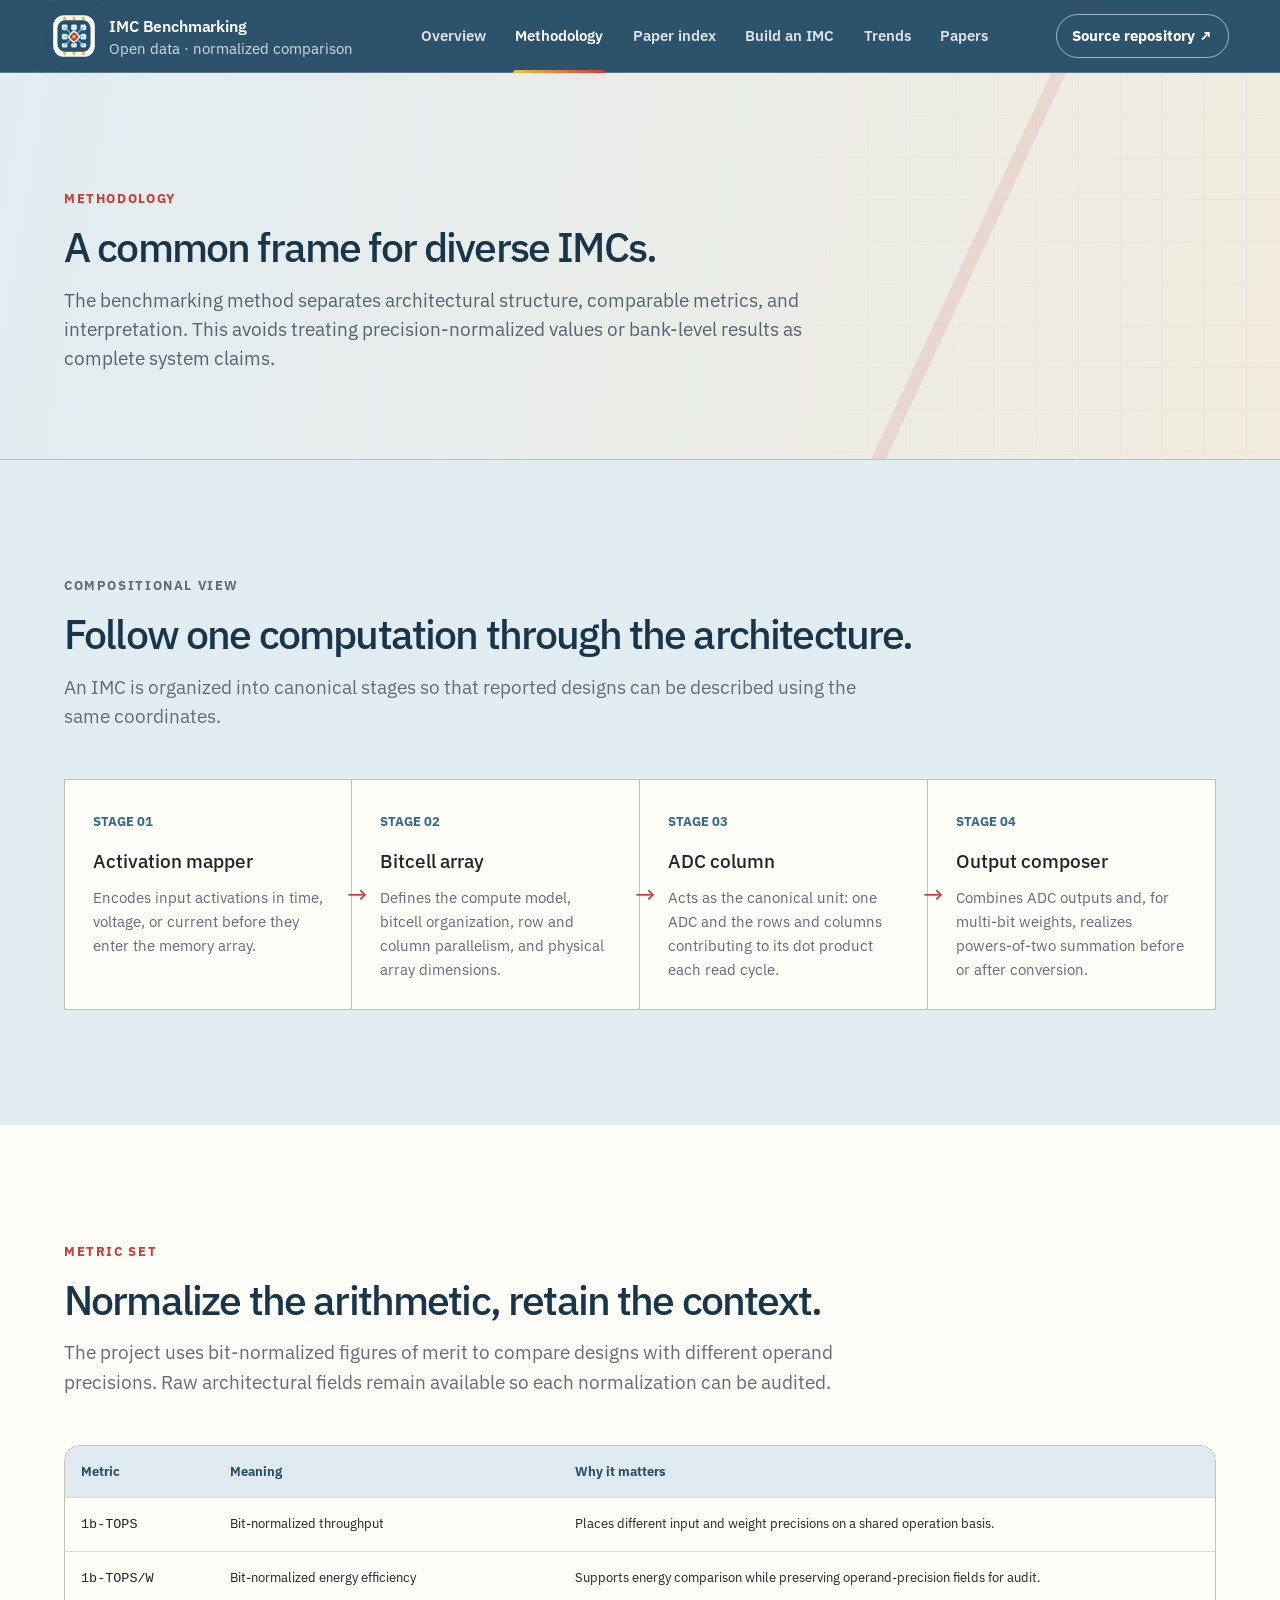
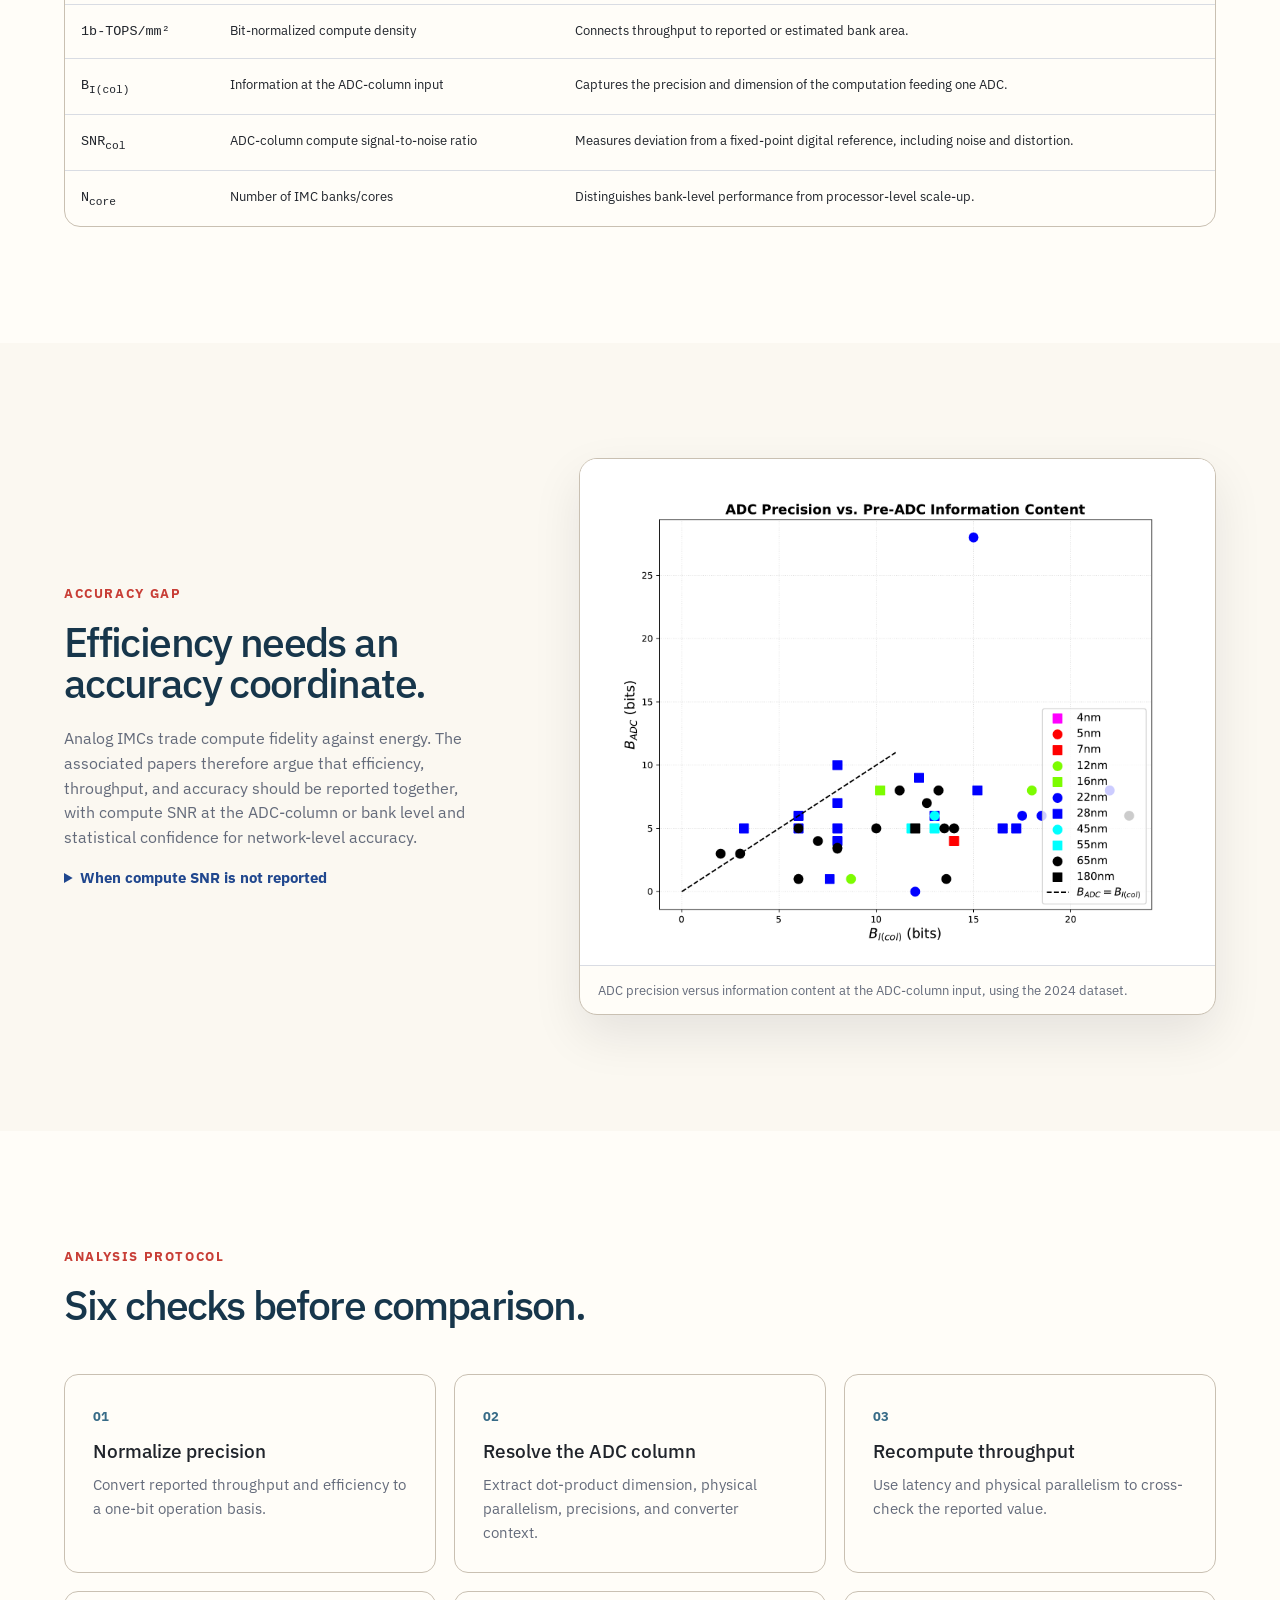
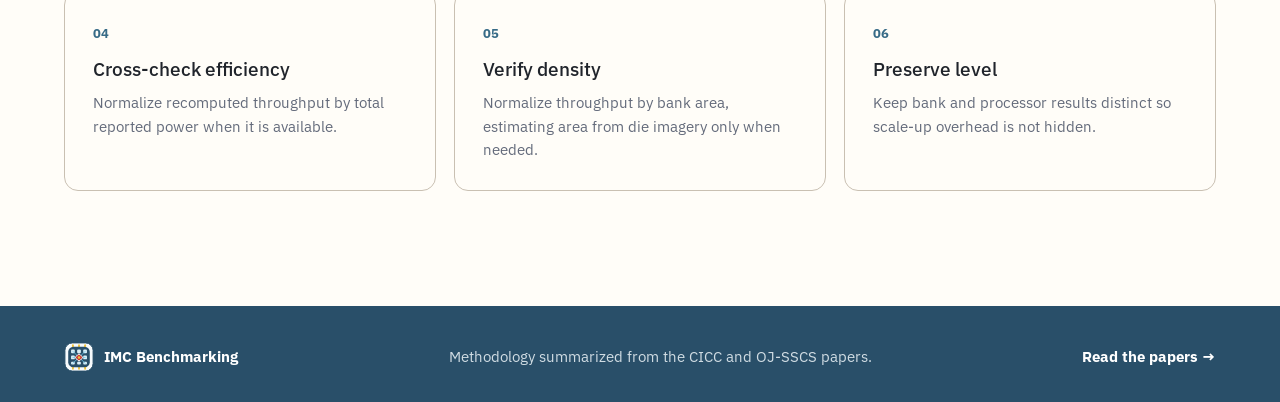
<file: website/methodology.html>
<!doctype html>
<html lang="en">
<head>
  <meta charset="utf-8" /><meta name="viewport" content="width=device-width, initial-scale=1" />
  <meta name="description" content="The compositional methodology and normalized metrics used by the UIUC in-memory computing benchmarking project." />
  <link rel="icon" href="favicon.svg?v=20260831-brand" type="image/svg+xml" /><link rel="stylesheet" href="styles.css?v=20260913-compact" /><script src="app.js" defer></script>
  <title>Methodology · IMC Benchmarking</title>
</head>
<body class="themed-page">
  <a class="skip-link" href="#main">Skip to content</a>
  <header class="site-header">
    <a class="brand" href="index.html"><img src="favicon.svg" alt="" /><span><strong>IMC Benchmarking</strong><small>Open data · normalized comparison</small></span></a>
    <button class="menu-toggle" type="button" aria-expanded="false">Menu</button>
    <nav id="site-nav" class="site-nav" aria-label="Project sections"><a href="index.html">Overview</a><a href="methodology.html" aria-current="page">Methodology</a><a href="explorer.html">Paper index</a><a href="lab.html">Build an IMC</a><a href="trends.html">Trends</a><a href="papers.html">Papers</a></nav>
    <a class="header-repo" href="https://github.com/UIUC-IMC/UIUC-IMC-Benchmarking">Source repository ↗</a>
  </header>
  <main id="main">
    <section class="page-hero"><p class="section-label">Methodology</p><h1>A common frame for diverse IMCs.</h1><p>The benchmarking method separates architectural structure, comparable metrics, and interpretation. This avoids treating precision-normalized values or bank-level results as complete system claims.</p></section>

    <section class="section dark">
      <div class="section-heading"><p class="section-label">Compositional view</p><h2>Follow one computation through the architecture.</h2><p>An IMC is organized into canonical stages so that reported designs can be described using the same coordinates.</p></div>
      <div class="pipeline">
        <article><strong>STAGE 01</strong><h3>Activation mapper</h3><p>Encodes input activations in time, voltage, or current before they enter the memory array.</p></article>
        <article><strong>STAGE 02</strong><h3>Bitcell array</h3><p>Defines the compute model, bitcell organization, row and column parallelism, and physical array dimensions.</p></article>
        <article><strong>STAGE 03</strong><h3>ADC column</h3><p>Acts as the canonical unit: one ADC and the rows and columns contributing to its dot product each read cycle.</p></article>
        <article><strong>STAGE 04</strong><h3>Output composer</h3><p>Combines ADC outputs and, for multi-bit weights, realizes powers-of-two summation before or after conversion.</p></article>
      </div>
    </section>

    <section class="section white">
      <div class="section-heading"><p class="section-label">Metric set</p><h2>Normalize the arithmetic, retain the context.</h2><p>The project uses bit-normalized figures of merit to compare designs with different operand precisions. Raw architectural fields remain available so each normalization can be audited.</p></div>
      <div class="metric-table-wrap">
        <table>
          <thead><tr><th>Metric</th><th>Meaning</th><th>Why it matters</th></tr></thead>
          <tbody>
            <tr><td><code>1b-TOPS</code></td><td>Bit-normalized throughput</td><td>Places different input and weight precisions on a shared operation basis.</td></tr>
            <tr><td><code>1b-TOPS/W</code></td><td>Bit-normalized energy efficiency</td><td>Supports energy comparison while preserving operand-precision fields for audit.</td></tr>
            <tr><td><code>1b-TOPS/mm²</code></td><td>Bit-normalized compute density</td><td>Connects throughput to reported or estimated bank area.</td></tr>
            <tr><td><code>B<sub>I(col)</sub></code></td><td>Information at the ADC-column input</td><td>Captures the precision and dimension of the computation feeding one ADC.</td></tr>
            <tr><td><code>SNR<sub>col</sub></code></td><td>ADC-column compute signal-to-noise ratio</td><td>Measures deviation from a fixed-point digital reference, including noise and distortion.</td></tr>
            <tr><td><code>N<sub>core</sub></code></td><td>Number of IMC banks/cores</td><td>Distinguishes bank-level performance from processor-level scale-up.</td></tr>
          </tbody>
        </table>
      </div>
    </section>

    <section class="section">
      <div class="story-grid">
        <div class="story-copy"><p class="section-label">Accuracy gap</p><h2>Efficiency needs an accuracy coordinate.</h2><p>Analog IMCs trade compute fidelity against energy. The associated papers therefore argue that efficiency, throughput, and accuracy should be reported together, with compute SNR at the ADC-column or bank level and statistical confidence for network-level accuracy.</p><details class="page-details"><summary>When compute SNR is not reported</summary><p>The database exposes reported ADC precision and pre-ADC information content as a proxy when compute SNR is unavailable. This is diagnostic evidence, not a substitute for direct accuracy measurement.</p></details></div>
        <figure class="figure-frame"><img src="assets/figures/4_BADC_vs_BIcol_SRAM.png" alt="ADC precision against pre-ADC information content for SRAM IMCs in the 2024 data" /><figcaption>ADC precision versus information content at the ADC-column input, using the 2024 dataset.</figcaption></figure>
      </div>
    </section>

    <section class="section white">
      <div class="section-heading"><p class="section-label">Analysis protocol</p><h2>Six checks before comparison.</h2></div>
      <div class="card-grid">
        <article class="card"><span class="card-number">01</span><h3>Normalize precision</h3><p>Convert reported throughput and efficiency to a one-bit operation basis.</p></article>
        <article class="card"><span class="card-number">02</span><h3>Resolve the ADC column</h3><p>Extract dot-product dimension, physical parallelism, precisions, and converter context.</p></article>
        <article class="card"><span class="card-number">03</span><h3>Recompute throughput</h3><p>Use latency and physical parallelism to cross-check the reported value.</p></article>
        <article class="card"><span class="card-number">04</span><h3>Cross-check efficiency</h3><p>Normalize recomputed throughput by total reported power when it is available.</p></article>
        <article class="card"><span class="card-number">05</span><h3>Verify density</h3><p>Normalize throughput by bank area, estimating area from die imagery only when needed.</p></article>
        <article class="card"><span class="card-number">06</span><h3>Preserve level</h3><p>Keep bank and processor results distinct so scale-up overhead is not hidden.</p></article>
      </div>
    </section>
  </main>
  <footer><a class="footer-brand" href="index.html"><img src="favicon.svg" alt="" /><strong>IMC Benchmarking</strong></a><p>Methodology summarized from the CICC and OJ-SSCS papers.</p><a href="papers.html">Read the papers →</a></footer>
</body>
</html>
</file>
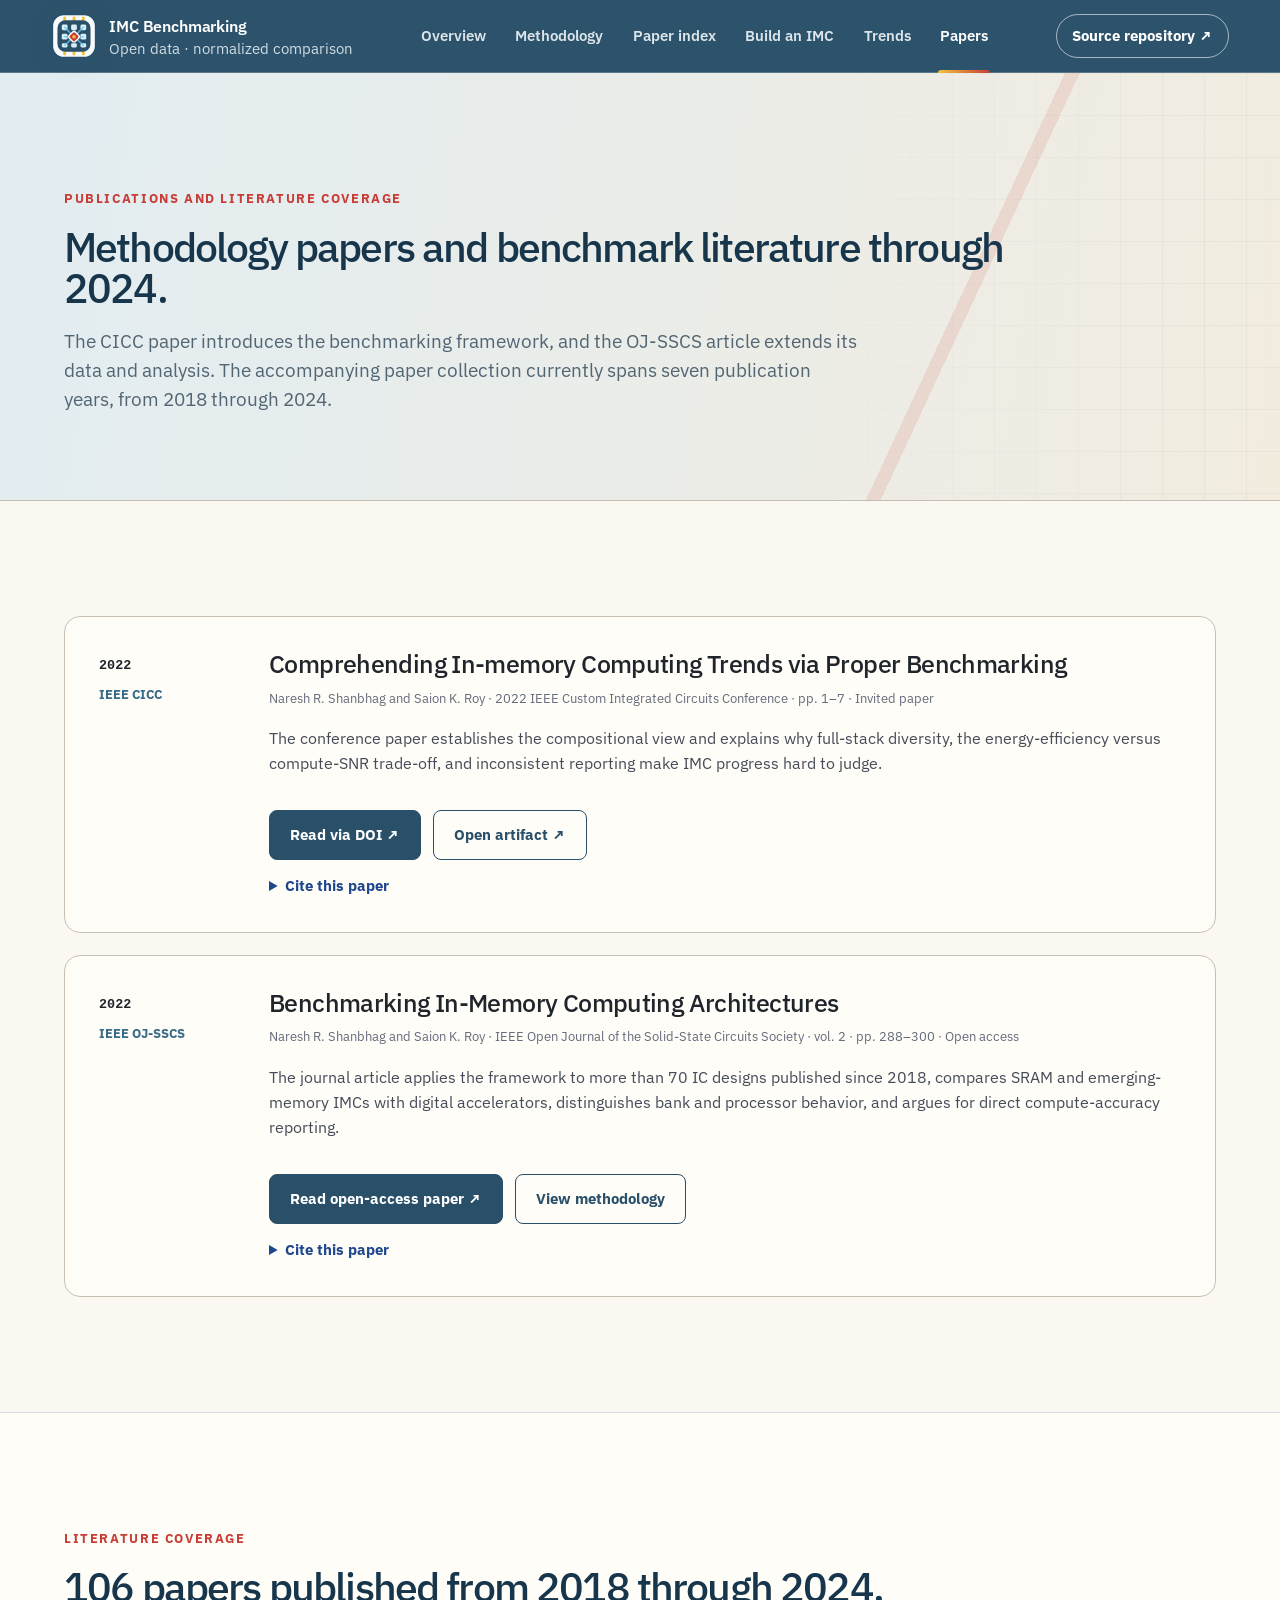
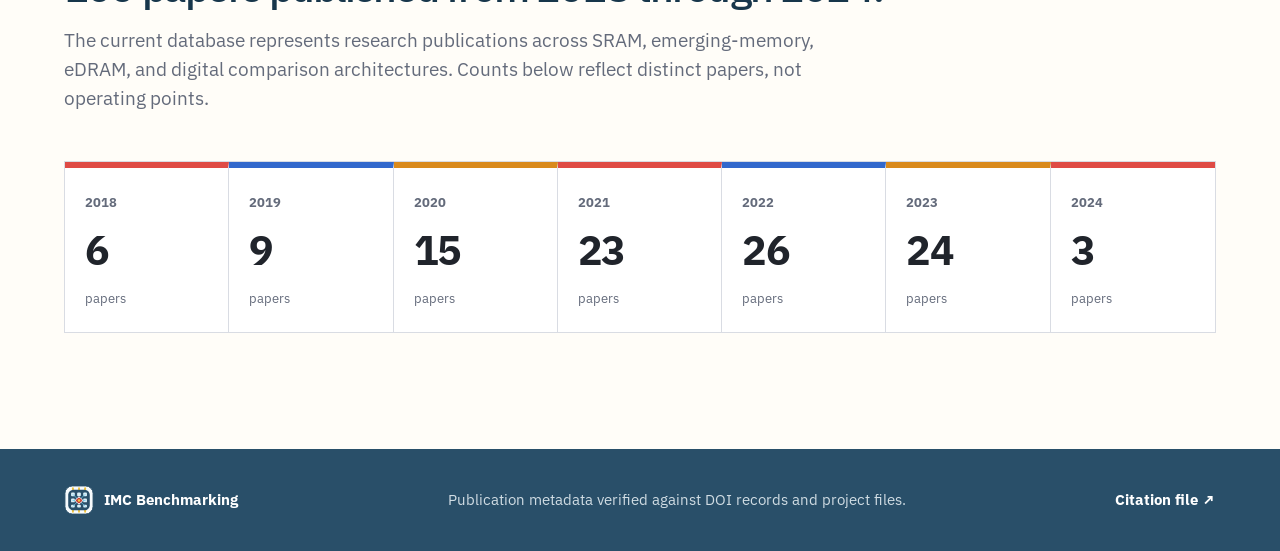
<file: website/papers.html>
<!doctype html>
<html lang="en">
<head>
  <meta charset="utf-8" /><meta name="viewport" content="width=device-width, initial-scale=1" />
  <meta name="description" content="The CICC and IEEE OJ-SSCS methodology papers and the IMC benchmarking literature collection through 2024." />
  <link rel="icon" href="favicon.svg?v=20260831-brand" type="image/svg+xml" /><link rel="stylesheet" href="styles.css?v=20260913-compact" /><script src="app.js" defer></script>
  <title>Papers · IMC Benchmarking</title>
</head>
<body class="themed-page">
  <a class="skip-link" href="#main">Skip to content</a>
  <header class="site-header">
    <a class="brand" href="index.html"><img src="favicon.svg" alt="" /><span><strong>IMC Benchmarking</strong><small>Open data · normalized comparison</small></span></a>
    <button class="menu-toggle" type="button" aria-expanded="false">Menu</button>
    <nav id="site-nav" class="site-nav" aria-label="Project sections"><a href="index.html">Overview</a><a href="methodology.html">Methodology</a><a href="explorer.html">Paper index</a><a href="lab.html">Build an IMC</a><a href="trends.html">Trends</a><a href="papers.html" aria-current="page">Papers</a></nav>
    <a class="header-repo" href="https://github.com/UIUC-IMC/UIUC-IMC-Benchmarking">Source repository ↗</a>
  </header>
  <main id="main">
    <section class="page-hero"><p class="section-label">Publications and literature coverage</p><h1>Methodology papers and benchmark literature through 2024.</h1><p>The CICC paper introduces the benchmarking framework, and the OJ-SSCS article extends its data and analysis. The accompanying paper collection currently spans seven publication years, from 2018 through 2024.</p></section>
    <section class="section">
      <div class="paper-list">
        <article class="paper-card">
          <div><span class="paper-year">2022</span><span class="paper-venue">IEEE CICC</span></div>
          <div><h2>Comprehending In-memory Computing Trends via Proper Benchmarking</h2><p class="paper-meta">Naresh R. Shanbhag and Saion K. Roy · 2022 IEEE Custom Integrated Circuits Conference · pp. 1–7 · Invited paper</p><p class="paper-abstract">The conference paper establishes the compositional view and explains why full-stack diversity, the energy-efficiency versus compute-SNR trade-off, and inconsistent reporting make IMC progress hard to judge.</p><div class="actions"><a class="button button-dark" href="https://doi.org/10.1109/CICC53496.2022.9772817">Read via DOI ↗</a><a class="button" href="https://github.com/UIUC-IMC/UIUC-IMC-Benchmarking">Open artifact ↗</a></div><details class="page-details"><summary>Cite this paper</summary><div class="citation-box">N. R. Shanbhag and S. K. Roy, “Comprehending In-memory Computing Trends via Proper Benchmarking,” 2022 IEEE Custom Integrated Circuits Conference (CICC), pp. 1–7, 2022. doi: 10.1109/CICC53496.2022.9772817.</div></details></div>
        </article>
        <article class="paper-card">
          <div><span class="paper-year">2022</span><span class="paper-venue">IEEE OJ-SSCS</span></div>
          <div><h2>Benchmarking In-Memory Computing Architectures</h2><p class="paper-meta">Naresh R. Shanbhag and Saion K. Roy · IEEE Open Journal of the Solid-State Circuits Society · vol. 2 · pp. 288–300 · Open access</p><p class="paper-abstract">The journal article applies the framework to more than 70 IC designs published since 2018, compares SRAM and emerging-memory IMCs with digital accelerators, distinguishes bank and processor behavior, and argues for direct compute-accuracy reporting.</p><div class="actions"><a class="button button-dark" href="https://doi.org/10.1109/OJSSCS.2022.3210152">Read open-access paper ↗</a><a class="button" href="methodology.html">View methodology</a></div><details class="page-details"><summary>Cite this paper</summary><div class="citation-box">N. R. Shanbhag and S. K. Roy, “Benchmarking In-Memory Computing Architectures,” IEEE Open Journal of the Solid-State Circuits Society, vol. 2, pp. 288–300, 2022. doi: 10.1109/OJSSCS.2022.3210152.</div></details></div>
        </article>
      </div>
    </section>
    <section class="section white literature-coverage">
      <div class="section-heading"><p class="section-label">Literature coverage</p><h2>106 papers published from 2018 through 2024.</h2><p>The current database represents research publications across SRAM, emerging-memory, eDRAM, and digital comparison architectures. Counts below reflect distinct papers, not operating points.</p></div>
      <div class="year-coverage" aria-label="Number of indexed research papers by publication year">
        <article><span>2018</span><strong>6</strong><small>papers</small></article>
        <article><span>2019</span><strong>9</strong><small>papers</small></article>
        <article><span>2020</span><strong>15</strong><small>papers</small></article>
        <article><span>2021</span><strong>23</strong><small>papers</small></article>
        <article><span>2022</span><strong>26</strong><small>papers</small></article>
        <article><span>2023</span><strong>24</strong><small>papers</small></article>
        <article><span>2024</span><strong>3</strong><small>papers</small></article>
      </div>
    </section>
  </main>
  <footer><a class="footer-brand" href="index.html"><img src="favicon.svg" alt="" /><strong>IMC Benchmarking</strong></a><p>Publication metadata verified against DOI records and project files.</p><a href="https://github.com/UIUC-IMC/UIUC-IMC-Benchmarking/blob/master/citation.cff">Citation file ↗</a></footer>
</body>
</html>
</file>
<file: website/styles.css>
@import url("https://fonts.googleapis.com/css2?family=IBM+Plex+Sans:ital,wght@0,400;0,500;0,600;0,700;1,400&display=swap");

:root {
  /* Type scale shared with the HOTSPOT project site */
  --text-2xs: 0.74rem;
  --text-xs: 0.84rem;
  --text-sm: 0.96rem;
  --text-base: 1rem;
  --text-lg: 1.18rem;
  --text-xl: 1.55rem;
  --text-2xl: clamp(2.2rem, 3.2vw, 3.2rem);
  --text-hero: clamp(2.6rem, 4.8vw, 4.3rem);
  --ink: #20242b;
  --ink-2: #30353d;
  --paper: #ffffff;
  --white: #ffffff;
  --muted: #646b7b;
  --line: #d9dce3;
  --red-light: #fff0ef;
  --red: #df4b45;
  --red-dark: #9f2f2b;
  --green-light: #eaf8f1;
  --green: #218a5b;
  --green-dark: #14643f;
  --blue-light: #eef4ff;
  --blue: #3268cc;
  --blue-dark: #20478e;
  --mint: var(--green);
  --mint-dark: var(--green-dark);
  --coral: var(--red);
  --amber: #d98a1c;
  --violet: var(--blue);
  --sans: "IBM Plex Sans", -apple-system, BlinkMacSystemFont, "Segoe UI", sans-serif;
  --mono: "SFMono-Regular", Consolas, "Liberation Mono", monospace;
  --section-label-size: var(--text-xs);
}

* { box-sizing: border-box; }
html { scroll-behavior: smooth; }
body {
  margin: 0;
  background: var(--paper);
  color: var(--ink);
  font-family: var(--sans);
  font-size: var(--text-base);
  line-height: 1.55;
  -webkit-font-smoothing: antialiased;
  text-rendering: optimizeLegibility;
}
body.menu-open { overflow: hidden; }
a { color: inherit; text-decoration: none; }
button, input, select { color: inherit; font: inherit; }
img { display: block; max-width: 100%; }
figure { margin: 0; }
p { margin-top: 0; }
h1, h2, h3 { font-weight: 500; }

.skip-link {
  position: fixed;
  z-index: 100;
  top: 12px;
  left: 12px;
  padding: 10px 16px;
  transform: translateY(-180%);
  background: var(--mint);
  color: var(--ink);
  font-weight: 700;
}
.skip-link:focus { transform: none; }

.site-header {
  position: sticky;
  z-index: 50;
  top: 0;
  min-height: 72px;
  padding: 0 clamp(24px, 4vw, 64px);
  display: grid;
  grid-template-columns: minmax(250px,auto) minmax(0,1fr) minmax(150px,auto);
  align-items: center;
  gap: clamp(18px,3vw,40px);
  border-bottom: 1px solid var(--line);
  background: rgba(255,255,255,.9);
  color: var(--ink);
  backdrop-filter: blur(18px);
}
.brand { display: flex; align-items: center; gap: 12px; flex-shrink: 0; }
.brand img { width: 46px; height: 46px; object-fit: contain; filter: drop-shadow(0 5px 10px rgba(41,79,105,.13)); }
.brand span { display: flex; flex-direction: column; }
.brand strong { font-size: var(--text-base); font-weight: 600; letter-spacing: -.01em; }
.brand small { color: var(--muted); font-size: var(--text-sm); line-height: 1.2; }
.site-nav { height: 72px; min-width: 0; display: flex; align-items: stretch; justify-content: center; gap: clamp(12px,2vw,30px); }
.site-nav a { position: relative; padding: 0 2px; display: inline-flex; align-items: center; color: #566271; font-size: var(--text-sm); font-weight: 600; white-space: nowrap; }
.site-nav a:hover, .site-nav a[aria-current="page"] { color: var(--blue-dark); }
.site-nav a[aria-current="page"]::after { content: ""; position: absolute; right: 0; bottom: -1px; left: 0; height: 3px; border-radius: 3px 3px 0 0; background: linear-gradient(90deg,var(--blue),var(--red)); }
.header-repo { justify-self: end; padding: 9px 15px; border: 1px solid var(--line); border-radius: 999px; font-size: var(--text-sm); font-weight: 700; white-space: nowrap; }
.header-repo:hover { border-color: var(--blue); background: var(--blue); color: #fff; }
.menu-toggle { display: none; margin-left: auto; border: 0; background: transparent; color: var(--ink); font-size: var(--text-sm); font-weight: 700; }

.hero {
  position: relative;
  overflow: hidden;
  min-height: calc(100vh - 74px);
  display: grid;
  grid-template-columns: minmax(0, .88fr) minmax(520px, 1.12fr);
  gap: clamp(44px, 7vw, 110px);
  align-items: center;
  padding: clamp(72px, 8vw, 116px) clamp(24px, 5vw, 72px) 64px;
  background: #fff;
  color: var(--ink);
}
.hero::before {
  content: "";
  position: absolute;
  inset: 0;
  opacity: .55;
  background-image: linear-gradient(rgba(50,104,204,.07) 1px, transparent 1px), linear-gradient(90deg, rgba(50,104,204,.07) 1px, transparent 1px);
  background-size: 42px 42px;
  mask-image: linear-gradient(90deg, transparent 0%, #000 62%);
}
.hero-copy, .benchmark-stage { position: relative; z-index: 1; }
.eyebrow, .section-label {
  margin: 0 0 18px;
  color: var(--blue-dark);
  font-family: var(--sans);
  font-size: var(--section-label-size);
  font-weight: 700;
  letter-spacing: .12em;
  text-transform: uppercase;
}
.hero .eyebrow { color: var(--blue-dark); }
.hero h1 {
  max-width: 750px;
  margin: 0 0 26px;
  font-size: var(--text-hero);
  font-weight: 500;
  line-height: .94;
  letter-spacing: -.055em;
}
.hero h1 em { color: var(--green); font-style: normal; }
.hero-summary { max-width: 760px; color: var(--muted); font-size: var(--text-lg); line-height: 1.55; }
.hero-authors { margin: 22px 0 0; font-size: var(--text-sm); font-weight: 700; letter-spacing: 0; }
.actions { display: flex; flex-wrap: wrap; gap: 12px; margin-top: 34px; }
.button {
  min-height: 50px;
  padding: 0 20px;
  display: inline-flex;
  align-items: center;
  justify-content: center;
  gap: 8px;
  border: 1px solid currentColor;
  border-radius: 8px;
  font-size: var(--text-sm);
  font-weight: 700;
  transition: transform .2s ease, background .2s ease;
}
.button:hover { transform: translateY(-2px); }
.button-primary { border-color: var(--blue); background: var(--blue); color: #fff; }
.button-secondary { border-color: var(--ink); color: var(--ink); }
.button-secondary:hover { background: var(--ink); color: #fff; }
.button-dark { border-color: var(--ink); background: var(--ink); color: #fff; }

.benchmark-stage {
  min-height: 560px;
  padding: 26px;
  border: 1px solid var(--line);
  border-radius: 16px;
  background: #fff;
  box-shadow: 0 16px 40px rgba(32,36,43,.08);
}
.stage-header { display: flex; align-items: center; justify-content: space-between; gap: 20px; color: var(--muted); font-size: var(--text-xs); font-weight: 700; letter-spacing: 0; }
.axis-tabs { display: flex; flex-wrap: wrap; gap: 7px; margin: 24px 0 18px; }
.axis-tabs button { padding: 8px 11px; border: 1px solid #aeb5c0; border-radius: 7px; background: transparent; color: #4f5662; font-size: var(--text-xs); font-weight: 700; cursor: pointer; }
.axis-tabs button[aria-pressed="true"] { border-color: var(--blue); background: var(--blue-light); color: var(--blue-dark); }
.plot-demo {
  position: relative;
  height: 355px;
  overflow: hidden;
  border-left: 2px solid #717987;
  border-bottom: 2px solid #717987;
  background-color: #fbfcfe;
  background-image: linear-gradient(rgba(50,104,204,.08) 1px, transparent 1px), linear-gradient(90deg, rgba(50,104,204,.08) 1px, transparent 1px);
  background-size: 44px 44px;
}
.plot-axis-x, .plot-axis-y { position: absolute; color: #525965; font-size: var(--text-xs); }
.plot-axis-x { right: 8px; bottom: 7px; }
.plot-axis-y { top: 8px; left: 8px; }
.plot-point { position: absolute; width: 18px; height: 18px; border: 3px solid currentColor; background: currentColor; box-shadow: 0 0 0 4px rgba(32,36,43,.06); transition: inset .45s ease, transform .25s ease; }
.plot-point:hover { transform: scale(1.35); }
.plot-point.circle { border-radius: 50%; }
.plot-point[data-arch="sram"] { color: var(--green); }
.plot-point[data-arch="envm"] { color: var(--coral); }
.plot-point[data-arch="digital"] { color: var(--blue); }
.plot-point[data-arch="edram"] { color: var(--amber); }
.plot-legend { display: flex; flex-wrap: wrap; gap: 16px; margin-top: 16px; color: var(--muted); font-size: var(--text-xs); }
.plot-legend span::before { content: ""; width: 8px; height: 8px; margin-right: 7px; display: inline-block; border-radius: 50%; background: var(--legend); }

.stat-band { display: grid; grid-template-columns: repeat(4, 1fr); border-bottom: 1px solid var(--line); background: #fff; }
.stat-band article { min-height: 154px; padding: 28px clamp(22px, 3vw, 48px); border-right: 1px solid var(--line); }
.stat-band article:last-child { border-right: 0; }
.stat-band strong { display: block; font-size: var(--text-2xl); line-height: 1; letter-spacing: -.04em; }
.stat-band span { display: block; margin-top: 9px; color: var(--muted); font-size: var(--text-xs); }
.stat-band article:nth-child(1) strong { color: var(--mint-dark); }
.stat-band article:nth-child(2) strong { color: var(--blue); }
.stat-band article:nth-child(3) strong { color: var(--coral); }
.stat-band article:nth-child(4) strong { color: var(--violet); }

.section { padding: clamp(76px, 9vw, 124px) clamp(24px, 5vw, 72px); }
.section.white { background: #fff; }
.section.dark { background: var(--blue-light); color: var(--ink); }
.section.narrow { padding-top: 62px; padding-bottom: 62px; }
.section-heading { max-width: 950px; margin-bottom: 48px; }
.section-heading h2, .page-hero h1 { margin: 0 0 18px; font-size: var(--text-2xl); font-weight: 500; line-height: 1; letter-spacing: -.045em; }
.section-heading p:not(.section-label, .eyebrow), .page-hero p:not(.section-label, .eyebrow) { max-width: 800px; color: var(--muted); font-size: var(--text-lg); }
.dark .section-heading p { color: var(--muted); }

.page-hero { padding: clamp(72px, 8vw, 112px) clamp(24px, 5vw, 72px) 66px; border-bottom: 1px solid var(--line); background: linear-gradient(90deg, #fff 0%, var(--blue-light) 100%); color: var(--ink); }
.page-hero .section-label { color: var(--blue-dark); }
.page-hero p { color: var(--muted); }

.card-grid { display: grid; grid-template-columns: repeat(3, 1fr); gap: 18px; }
.card { padding: 28px; border: 1px solid var(--line); border-radius: 14px; background: #fff; }
.card-number { color: var(--blue-dark); font-size: var(--text-xs); font-weight: 700; }
.card h3 { margin: 13px 0 10px; font-size: var(--text-lg); line-height: 1.2; }
.card p { margin: 0; color: var(--muted); font-size: var(--text-sm); }
.card code { color: var(--mint-dark); font-family: var(--mono); }

.story-grid { display: grid; grid-template-columns: minmax(0,.8fr) minmax(420px,1.2fr); gap: clamp(40px,7vw,100px); align-items: center; }
.story-copy h2 { margin: 0 0 22px; font-size: var(--text-2xl); font-weight: 500; line-height: 1; letter-spacing: -.04em; }
.story-copy p { color: var(--muted); }
.figure-frame { overflow: hidden; border: 1px solid var(--line); border-radius: 18px; background: #fff; box-shadow: 0 20px 50px rgba(11,16,32,.09); }
.figure-frame img { width: 100%; }
.figure-frame figcaption { padding: 14px 18px; border-top: 1px solid var(--line); color: var(--muted); font-size: var(--text-xs); }

.pipeline { display: grid; grid-template-columns: repeat(4, 1fr); gap: 0; }
.pipeline article { position: relative; min-height: 220px; padding: 28px; border: 1px solid var(--line); background: #fff; }
.pipeline article + article { border-left: 0; }
.pipeline article::after { content: "→"; position: absolute; z-index: 2; top: 50%; right: -17px; color: var(--green); font-size: var(--text-xl); transform: translateY(-50%); }
.pipeline article:last-child::after { display: none; }
.pipeline strong { color: var(--blue-dark); font-size: var(--text-xs); }
.pipeline h3 { margin: 14px 0 10px; font-size: var(--text-lg); }
.pipeline p { margin: 0; color: var(--muted); font-size: var(--text-sm); }

.metric-table-wrap, .explorer-shell { overflow: hidden; border: 1px solid var(--line); border-radius: 16px; background: #fff; }
table { width: 100%; border-collapse: collapse; }
th, td { padding: 15px 16px; border-bottom: 1px solid var(--line); text-align: left; vertical-align: top; }
th { background: #eef0f4; color: #525969; font-size: var(--text-xs); letter-spacing: 0; }
td { font-size: var(--text-xs); }
tbody tr:last-child td { border-bottom: 0; }
.index-chip { min-width: 46px; padding: 4px 7px; display: inline-flex; justify-content: center; border: 1px solid var(--ink); border-radius: 6px; background: var(--ink); color: #fff; font-family: var(--mono); font-size: var(--text-xs); font-weight: 700; }
.arch-chip { padding: 4px 7px; border-radius: 999px; background: #e9ecf3; font-size: var(--text-xs); font-weight: 700; }
.arch-chip.sram { background: #d9f9ef; color: #08735c; }
.arch-chip.envm, .arch-chip.eflash { background: #ffe1df; color: #a62828; }
.arch-chip.digital { background: #e6e1ff; color: #5843bd; }
.arch-chip.edram { background: #fff0d7; color: #925500; }

.explorer-controls { padding: 22px; display: grid; grid-template-columns: minmax(240px,1.7fr) repeat(3,minmax(130px,.7fr)); gap: 12px; border-bottom: 1px solid var(--line); background: #fff; }
.explorer-controls input, .explorer-controls select { min-height: 48px; width: 100%; padding: 0 13px; border: 1px solid #bfc4ce; border-radius: 8px; background: #fff; font-size: var(--text-sm); }
.explorer-summary { padding: 14px 22px; display: flex; justify-content: space-between; gap: 20px; border-bottom: 1px solid var(--line); background: #f5f6f8; color: var(--muted); font-size: var(--text-xs); }
.explorer-table-wrap { overflow: auto; max-height: 720px; }
.explorer-table { min-width: 1120px; }
.explorer-table th { position: sticky; z-index: 2; top: 0; }
.explorer-table td:nth-child(3) { max-width: 390px; }
.paper-title-link { text-decoration: underline; text-decoration-color: rgba(55,107,135,.35); text-underline-offset: 3px; }
.paper-title-link:hover { color: var(--blue-dark); text-decoration-color: currentColor; }
.paper-link { min-width: 66px; padding: 6px 10px; display: inline-flex; align-items: center; justify-content: center; border: 1px solid var(--blue); border-radius: 6px; color: var(--blue-dark); font-size: var(--text-xs); font-weight: 700; white-space: nowrap; }
.paper-link:hover { background: var(--blue); color: #fff; }
.explorer-empty { padding: 48px; color: var(--muted); text-align: center; }
.data-note { margin-top: 20px; color: var(--muted); font-size: var(--text-sm); }

.trend-lead { display: grid; grid-template-columns: minmax(0,.68fr) minmax(480px,1.32fr); gap: clamp(36px,6vw,90px); align-items: center; }
.trend-lead h2 { margin: 0 0 20px; font-size: var(--text-2xl); font-weight: 500; line-height: 1; letter-spacing: -.04em; }
.trend-lead p { color: var(--muted); }
.trend-gallery { display: grid; grid-template-columns: repeat(2,1fr); gap: 20px; }
.trend-gallery figure { overflow: hidden; border: 1px solid var(--line); border-radius: 14px; background: #fff; }
.trend-gallery img { width: 100%; aspect-ratio: 1.2; object-fit: contain; }
.trend-gallery figcaption { padding: 16px 18px; border-top: 1px solid var(--line); font-size: var(--text-xs); font-weight: 700; }
.zoomable-figure { position: relative; cursor: zoom-in; transition: border-color .2s ease, box-shadow .2s ease, transform .2s ease; }
.zoomable-figure::after { content: "View larger  +"; position: absolute; top: 14px; right: 14px; padding: 7px 11px; border: 1px solid rgba(255,255,255,.65); border-radius: 999px; background: rgba(23,54,75,.88); color: #fff; font-size: var(--text-xs); font-weight: 700; line-height: 1; opacity: 0; transform: translateY(-4px); transition: opacity .2s ease, transform .2s ease; pointer-events: none; }
.zoomable-figure img { transition: transform .25s ease; }
.zoomable-figure:hover,
.zoomable-figure:focus { border-color: var(--theme-blue-2); box-shadow: 0 20px 48px rgba(23,54,75,.16); outline: none; }
.zoomable-figure:hover::after,
.zoomable-figure:focus::after { opacity: 1; transform: translateY(0); }
.zoomable-figure:hover img,
.zoomable-figure:focus img { transform: scale(1.012); }
.zoomable-figure:focus-visible { outline: 3px solid rgba(55,107,135,.34); outline-offset: 4px; }
body.figure-lightbox-open { overflow: hidden; }
.figure-lightbox[hidden] { display: none; }
.figure-lightbox { position: fixed; z-index: 1000; inset: 0; padding: clamp(22px,4vw,58px); display: grid; place-items: center; background: rgba(9,29,42,.9); backdrop-filter: blur(8px); cursor: zoom-out; }
.figure-lightbox figure { max-width: min(94vw,1600px); max-height: 94vh; margin: 0; display: grid; grid-template-rows: minmax(0,1fr) auto; overflow: hidden; border: 1px solid rgba(255,255,255,.42); border-radius: 18px; background: #fffdf8; box-shadow: 0 28px 90px rgba(0,0,0,.42); cursor: default; }
.figure-lightbox img { width: auto; max-width: 100%; height: auto; max-height: calc(94vh - 78px); display: block; object-fit: contain; }
.figure-lightbox figcaption { padding: 16px 22px; border-top: 1px solid #c9c0b2; color: #17364b; font-size: var(--text-sm); font-weight: 700; text-align: center; }
.figure-lightbox-close { position: fixed; z-index: 1; top: clamp(14px,2.4vw,30px); right: clamp(14px,2.4vw,30px); width: 46px; height: 46px; display: grid; place-items: center; border: 1px solid rgba(255,255,255,.7); border-radius: 50%; background: #fffdf8; color: #17364b; font: 400 var(--text-xl)/1 var(--sans); cursor: pointer; box-shadow: 0 8px 28px rgba(0,0,0,.25); }
.figure-lightbox-close:hover,
.figure-lightbox-close:focus-visible { border-color: var(--theme-red); background: var(--theme-red); color: #fff; outline: none; }

.paper-list { display: grid; gap: 22px; }
.paper-card { display: grid; grid-template-columns: 140px minmax(0,1fr); gap: 30px; padding: 34px; border: 1px solid var(--line); border-radius: 16px; background: #fff; }
.paper-year { font-family: var(--mono); font-size: var(--text-xs); font-weight: 700; }
.paper-venue { display: block; margin-top: 7px; color: var(--mint-dark); font-size: var(--text-xs); font-weight: 700; }
.paper-card h2 { margin: 0 0 10px; font-size: var(--text-xl); font-weight: 500; line-height: 1.08; letter-spacing: -.025em; }
.paper-meta { color: var(--muted); font-size: var(--text-xs); }
.paper-people-toggle { margin-top: 10px; padding: 0; display: block; border: 0; background: transparent; color: var(--blue-dark); font-size: var(--text-sm); font-weight: 700; text-align: left; cursor: pointer; }
.paper-people-toggle::after { content: "+"; width: 21px; height: 21px; margin-left: 8px; display: inline-grid; place-items: center; border: 1px solid currentColor; border-radius: 50%; font-size: var(--text-sm); line-height: 1; }
.paper-people-toggle[aria-expanded="true"]::after { content: "−"; }
.paper-people-toggle:hover { color: var(--blue); }
.paper-people-row[hidden] { display: none; }
.paper-people-row > td { padding: 0; background: #edf4f8; }
.paper-people-panel { width: 100%; padding: 24px; border-top: 1px solid #c7d7e0; border-left: 6px solid var(--blue); }
.paper-people-head { display: flex; align-items: baseline; justify-content: space-between; gap: 20px; }
.paper-people-head strong { color: var(--ink); font-size: var(--text-base); }
.paper-people-head span { color: var(--muted); font-size: var(--text-xs); }
.paper-people-head a, .data-note a { color: var(--blue-dark); text-decoration: underline; text-underline-offset: 3px; }
.paper-people-list { width: 100%; margin: 20px 0 0; padding: 0; display: grid; grid-template-columns: repeat(3,minmax(0,1fr)); gap: 12px; }
.paper-person { min-width: 0; padding: 16px; border: 1px solid #ccd9e1; border-radius: 7px; background: #fff; }
.paper-person dt { color: var(--ink); font-size: var(--text-sm); font-weight: 700; }
.paper-person dd { margin: 7px 0 0; color: var(--muted); font-size: var(--text-xs); line-height: 1.48; overflow-wrap: anywhere; }
.paper-abstract { margin: 18px 0 22px; color: #454b58; }
.citation-box { margin-top: 20px; padding: 16px; border-left: 4px solid var(--green); background: var(--green-light); font-family: var(--mono); font-size: var(--text-xs); overflow-wrap: anywhere; }

.literature-coverage { border-top: 1px solid var(--line); }
.year-coverage { display: grid; grid-template-columns: repeat(7, 1fr); border: 1px solid var(--line); background: #fff; }
.year-coverage article { min-height: 170px; padding: 24px 20px; display: flex; flex-direction: column; justify-content: space-between; border-right: 1px solid var(--line); border-top: 6px solid var(--blue); }
.year-coverage article:nth-child(3n + 1) { border-top-color: var(--red); }
.year-coverage article:nth-child(3n + 2) { border-top-color: var(--blue); }
.year-coverage article:nth-child(3n) { border-top-color: var(--amber); }
.year-coverage article:last-child { border-right: 0; }
.year-coverage span { color: var(--muted); font-size: var(--text-xs); font-weight: 700; }
.year-coverage strong { color: var(--ink); font-size: var(--text-2xl); line-height: 1; letter-spacing: -.04em; }
.year-coverage small { color: var(--muted); font-size: var(--text-xs); }

.callout { padding: 34px; border: 1px solid var(--line); border-radius: 14px; background: var(--blue-light); }
.callout h2 { margin: 0 0 12px; font-size: var(--text-2xl); line-height: 1.05; }
.callout p { max-width: 800px; color: var(--muted); }

.lab-shell {
  display: grid;
  grid-template-columns: minmax(0, 1fr);
  gap: 24px;
  align-items: start;
  min-width: 0;
}
.lab-controls, .lab-visual, .lab-result {
  min-width: 0;
  border: 1px solid var(--line);
  border-radius: 14px;
  background: #fff;
}
.lab-controls { padding: clamp(24px, 3vw, 38px); }
.lab-controls h2, .lab-visual h2 { margin: 0 0 8px; font-size: var(--text-xl); line-height: 1.2; }
.lab-controls-head { display: flex; align-items: end; justify-content: space-between; gap: 28px; margin-bottom: 28px; }
.lab-controls-head .section-label { margin-bottom: 7px; }
.control-intro { max-width: 720px; margin: 0; color: var(--muted); font-size: var(--text-sm); }
.control-live-note { flex: 0 0 auto; margin: 0 0 4px; display: inline-flex; align-items: center; gap: 8px; color: var(--muted); font-size: var(--text-xs); font-weight: 700; }
.control-live-note span { width: 8px; height: 8px; border-radius: 50%; background: var(--green); box-shadow: 0 0 0 4px rgba(33,138,91,.12); }
.lab-control-sections { display: grid; gap: 18px; }
.control-section { min-width: 0; margin: 0; padding: 22px 24px 25px; border: 1px solid var(--line); border-radius: 11px; background: #fff; }
.control-section legend { padding: 0 9px 0 0; color: var(--ink); font-size: var(--text-base); font-weight: 700; }
.control-section legend span, .model-section-head > p span { margin-right: 8px; color: var(--blue-dark); font-size: var(--text-xs); letter-spacing: .08em; }
.performance-section { background: #f7fafb; }
.control-grid { display: grid; grid-template-columns: 1fr 1fr; gap: 18px 14px; }
.control-grid-wide { grid-template-columns: repeat(4, minmax(0, 1fr)); gap: 22px 18px; }
.performance-grid { grid-template-columns: repeat(3, minmax(0, 1fr)); gap: 20px 24px; }
.control-group { min-width: 0; }
.control-group.full { grid-column: 1 / -1; }
.control-group label, .control-heading { display: flex; align-items: baseline; justify-content: space-between; gap: 12px; margin-bottom: 7px; color: #3f454f; font-size: var(--text-sm); font-weight: 700; }
.control-group output { color: var(--blue-dark); font-weight: 700; }
.control-group select, .control-group input[type="number"] { width: 100%; min-height: 46px; padding: 0 12px; border: 1px solid #b9bec8; border-radius: 7px; background: #fff; font-size: var(--text-sm); }
.control-group input[type="range"] { width: 100%; accent-color: var(--blue); }
.checkbox-line { min-height: 46px; display: flex; align-items: center; gap: 10px; }
.checkbox-line input { width: 20px; height: 20px; accent-color: var(--blue); }
.checkbox-line label { margin: 0; display: inline; font-weight: 700; }
.control-help { margin: 6px 0 0; color: var(--muted); font-size: var(--text-xs); line-height: 1.45; }
.inline-citation { display: inline; color: var(--blue-dark); font-weight: 700; white-space: nowrap; }
.model-section { min-width: 0; padding: 24px; border: 1px solid var(--line); border-radius: 11px; background: #f7fafb; }
.model-section-head { display: flex; align-items: start; gap: 10px; margin-bottom: 18px; }
.model-section-head > p { margin: 2px 0 0; }
.model-section-head h3 { margin: 0 0 3px; font-size: var(--text-lg); }
.model-section-head div p { margin: 0; color: var(--muted); font-size: var(--text-xs); }
.model-controls { min-width: 0; margin: 0 0 16px; padding: 22px; border: 1px solid #d7dbe2; border-radius: 9px; background: #fff; }
.model-controls[hidden] { display: none; }
.model-controls legend { padding: 0 8px; color: var(--ink); font-size: var(--text-sm); font-weight: 700; }
.model-controls .control-grid { grid-template-columns: repeat(3, minmax(0, 1fr)); gap: 18px 20px; }
.model-controls .control-group.full { grid-column: auto; }
.input-with-unit { display: grid; grid-template-columns: minmax(0, 1fr) auto; align-items: center; gap: 8px; }
.input-with-unit span { color: var(--muted); font-weight: 700; }
.asim-controls { border-left: 4px solid var(--green); }
.manual-evidence { border-top: 1px solid var(--line); padding-top: 16px; }
.manual-evidence summary { cursor: pointer; color: var(--blue-dark); font-size: var(--text-xs); font-weight: 700; }
.manual-evidence[open] summary { margin-bottom: 18px; }
.result-details { margin-top: 14px; padding-top: 10px; border-top: 1px solid var(--line); }
.result-details > summary, .control-details > summary { width: fit-content; cursor: pointer; color: var(--blue-dark); font-size: var(--text-xs); font-weight: 700; }
.result-details[open] > summary { margin-bottom: 10px; }
.result-details > summary strong { color: var(--ink); }
.control-details { margin-top: 10px; }
.control-details[open] > summary { margin-bottom: 6px; }
.page-details { margin-top: 14px; }
.page-details > summary { width: fit-content; cursor: pointer; color: var(--blue-dark); font-size: var(--text-sm); font-weight: 700; }
.page-details[open] > summary { margin-bottom: 12px; }
details.model-section > summary { cursor: pointer; list-style: none; }
details.model-section > summary::-webkit-details-marker { display: none; }
details.model-section:not([open]) > summary { margin-bottom: 0; }
details.model-section > summary h3::after { content: " +"; color: var(--blue-dark); }
details.model-section[open] > summary h3::after { content: " −"; }
.evidence-status { margin-top: 22px; padding: 18px 20px; border: 1px solid #cfd5df; border-left-width: 5px; border-radius: 8px; background: #f8fafc; }
.evidence-status strong { display: block; margin-bottom: 4px; color: var(--ink); font-size: var(--text-base); }
.evidence-status p, .evidence-status small { margin: 0; color: var(--muted); font-size: var(--text-xs); line-height: 1.5; }
.evidence-status small { display: block; margin-top: 7px; }
.evidence-status.supported { border-left-color: var(--green); background: var(--green-light); }
.evidence-status.caution { border-left-color: var(--red); background: var(--red-light); }
.lab-visual { padding: clamp(24px, 3vw, 36px); }
.lab-visual-head { display: flex; align-items: start; justify-content: space-between; gap: 20px; margin-bottom: 18px; }
.lab-visual-head p { margin: 0; max-width: 560px; color: var(--muted); font-size: var(--text-sm); }
.lab-legend { display: flex; flex-wrap: wrap; gap: 14px; margin: 0 0 12px; color: var(--muted); font-size: var(--text-xs); }
.lab-legend span { display: inline-flex; align-items: center; gap: 7px; }
.lab-legend i { width: 10px; height: 10px; display: inline-block; border-radius: 50%; background: var(--legend-color); }
.lab-legend .candidate-key i { width: 12px; height: 12px; border: 2px solid var(--ink); border-radius: 2px; transform: rotate(45deg); background: #fff; }
.lab-chart-wrap { position: relative; width: min(100%, 1120px); min-height: 510px; margin: 0 auto; overflow: hidden; }
.lab-chart { width: 100%; height: auto; display: block; }
.lab-chart text { fill: #4d535e; font-family: var(--sans); font-size: var(--text-xs); }
.lab-chart .axis-title { fill: var(--ink); font-size: var(--text-sm); font-weight: 700; }
.lab-chart .grid-line { stroke: #e4e7ec; stroke-width: 1; }
.lab-chart .axis-line { stroke: #727985; stroke-width: 1.5; }
.lab-chart .reported-point { opacity: .48; }
.lab-chart .reported-point-link { cursor: pointer; outline: none; }
.lab-chart .reported-point-hit { fill: transparent; pointer-events: all; }
.lab-chart .reported-point-link .reported-point { transform-box: fill-box; transform-origin: center; transition: opacity .16s ease, stroke-width .16s ease, transform .16s ease; }
.lab-chart .reported-point-link:hover .reported-point,
.lab-chart .reported-point-link:focus .reported-point { opacity: 1; stroke: #fff; stroke-width: 2.5; transform: scale(1.5); }
.plot-point-tooltip { position: absolute; z-index: 12; width: max-content; max-width: min(380px,calc(100% - 24px)); padding: 11px 14px; border: 1px solid #8fa9b8; border-radius: 7px; background: rgba(255,255,255,.97); box-shadow: 0 8px 24px rgba(32,52,65,.18); color: var(--ink); pointer-events: none; transform: translate(-50%,-100%); }
.plot-point-tooltip[hidden] { display: none; }
.plot-point-tooltip strong { display: block; font-size: var(--text-xs); line-height: 1.35; }
.plot-point-tooltip span { margin-top: 5px; display: block; color: var(--muted); font-size: var(--text-xs); line-height: 1.3; }
.lab-chart .candidate-point { stroke: var(--ink); stroke-width: 2.5; }
.lab-chart .candidate-label { fill: var(--ink); font-size: var(--text-sm); font-weight: 700; paint-order: stroke; stroke: #fff; stroke-width: 5px; }
.lab-results { min-width: 0; display: grid; grid-template-columns: repeat(3, minmax(0, 1fr)); gap: 18px; }
.lab-results.four-up { grid-template-columns: repeat(4, minmax(0, 1fr)); }
.lab-result { padding: 26px; display: flex; flex-direction: column; }
.lab-result h3 { margin: 0 0 14px; font-size: var(--text-lg); }
.lab-result strong.result-lead { display: block; margin-bottom: 8px; color: var(--blue-dark); font-size: var(--text-xl); line-height: 1.2; }
.lab-result p { margin-bottom: 0; color: var(--muted); font-size: var(--text-sm); }
.lab-result .metric-citation { margin: auto 0 0; padding-top: 18px; display: flex; flex-wrap: wrap; align-items: center; gap: 7px 10px; color: var(--muted); font-size: var(--text-xs); line-height: 1.4; }
.metric-citation span { padding: 4px 7px; border-radius: 4px; background: var(--blue-light); color: var(--blue-dark); font-size: var(--text-2xs); font-weight: 700; letter-spacing: .08em; text-transform: uppercase; }
.metric-citation a { color: var(--blue-dark); font-weight: 700; text-decoration: underline; text-decoration-color: rgba(31,87,125,.25); text-underline-offset: 3px; }
.result-list.compact { margin-top: 18px; }
.result-list.compact li { align-items: start; }
.result-list.compact strong { max-width: 58%; text-align: right; }
.result-list { margin: 0; padding: 0; list-style: none; }
.result-list li { padding: 9px 0; display: flex; justify-content: space-between; gap: 18px; border-bottom: 1px solid var(--line); font-size: var(--text-xs); }
.result-list li:last-child { border-bottom: 0; }
.result-list span { color: var(--muted); }
.accuracy-scale { position: relative; height: 18px; margin: 20px 0 12px; border-radius: 4px; background: linear-gradient(90deg, var(--red-light) 0 20%, var(--green-light) 20% 80%, var(--blue-light) 80% 100%); }
.accuracy-scale::before, .accuracy-scale::after { position: absolute; top: 22px; color: var(--muted); font-size: var(--text-xs); }
.accuracy-scale::before { content: "10 dB"; left: 20%; transform: translateX(-50%); }
.accuracy-scale::after { content: "40 dB"; left: 80%; transform: translateX(-50%); }
.accuracy-marker { position: absolute; top: -5px; width: 4px; height: 28px; border-radius: 2px; background: var(--ink); transform: translateX(-50%); }
.accuracy-marker[hidden] { display: none; }
.asim-result { margin-top: 18px; }
.asim-result[hidden] { display: none; }
.asim-config { margin-top: 18px; border-top: 1px solid #d7dbe2; padding-top: 14px; }
.asim-config summary { cursor: pointer; color: var(--blue-dark); font-size: var(--text-xs); font-weight: 700; }
.asim-config pre { max-height: 260px; overflow: auto; margin: 12px 0 0; padding: 14px; border-radius: 6px; background: #172733; color: #eef6f8; font: var(--text-xs)/1.55 ui-monospace, SFMono-Regular, Menlo, Consolas, monospace; white-space: pre-wrap; }
.neighbors-table { width: 100%; }
.neighbors-table th, .neighbors-table td { padding: 10px 8px; font-size: var(--text-xs); }
.neighbors-table td:nth-child(2) { width: 100%; }
.neighbor-paper-link { color: var(--blue-dark); font-size: var(--text-sm); font-weight: 700; text-decoration: underline; text-decoration-color: rgba(55,107,135,.32); text-underline-offset: 3px; }
.neighbor-paper-link:hover { color: var(--blue); text-decoration-color: currentColor; }
.neighbor-people { margin-top: 9px; }
.neighbor-people summary { width: fit-content; color: var(--blue-dark); font-size: var(--text-xs); font-weight: 700; cursor: pointer; }
.neighbor-people > div { margin-top: 10px; padding: 11px 13px; display: grid; grid-template-columns: 94px minmax(0,1fr); gap: 12px; border-left: 3px solid #b8cddd; background: #f4f8fb; }
.neighbor-people > div strong { color: var(--ink); font-size: var(--text-xs); }
.neighbor-people > div p { margin: 0; color: var(--muted); font-size: var(--text-xs); line-height: 1.5; }
.neighbor-source-link { margin-top: 9px; display: inline-block; color: var(--blue-dark); font-size: var(--text-xs); font-weight: 700; }
.lab-neighbors { grid-column: 1 / -1; }
.network-table td { vertical-align: top; }
.network-table td:nth-child(1) { width: 96px; }
.network-table td:nth-child(2) { width: auto; }
.network-table td:nth-child(3) { width: 27%; }
.network-table td:nth-child(4) { width: 19%; }
.network-table td > div + div { margin-top: 4px; }
.network-table .neighbor-source-link { font-size: var(--text-xs); }
#network-other { margin-top: 14px; }
#network-other > .network-table { margin-top: 10px; }
.lab-notes { grid-column: 1 / -1; border: 1px solid var(--line); border-radius: 10px; background: rgba(255,255,255,.72); }
.lab-notes summary { cursor: pointer; padding: 16px 20px; color: var(--blue-dark); font-size: var(--text-xs); font-weight: 700; }
.lab-notes[open] summary { border-bottom: 1px solid var(--line); }
.lab-notes div { padding: 18px 20px; }
.lab-notes p { max-width: 980px; margin: 0; color: var(--muted); font-size: var(--text-xs); line-height: 1.55; }
.lab-notes p + p { margin-top: 8px; }
.citation-list { margin: 18px 0; padding-left: 22px; }
.citation-list li { padding: 10px 0 10px 5px; color: var(--muted); font-size: var(--text-xs); line-height: 1.55; }
.citation-list li + li { border-top: 1px solid var(--line); }
.citation-list strong { color: var(--ink); }
.citation-list a, .citation-boundary a { color: var(--blue-dark); font-weight: 700; }
.lab-notes .citation-boundary { padding: 13px 15px; border-left: 4px solid var(--red); border-radius: 5px; background: var(--red-light); }
.lab-disclaimer { grid-column: 1 / -1; max-width: 900px; margin: 0; color: var(--muted); font-size: var(--text-xs); }

footer { padding: 36px clamp(24px,5vw,72px); display: flex; align-items: center; justify-content: space-between; gap: 28px; border-top: 1px solid var(--line); background: #fff; color: var(--ink); }
.footer-brand { display: flex; align-items: center; gap: 10px; font-size: var(--text-sm); }
.footer-brand img { width: 30px; height: 30px; }
footer p { margin: 0; color: var(--muted); font-size: var(--text-sm); }
footer > a:last-child { color: var(--blue-dark); font-size: var(--text-sm); font-weight: 700; }

@media (max-width: 1120px) {
  .site-header { grid-template-columns: minmax(220px,auto) minmax(0,1fr) auto; gap: 14px; padding-inline: 22px; }
  .site-nav { gap: 13px; }
  .site-nav a { font-size: var(--text-sm); }
  .hero { grid-template-columns: 1fr; }
  .hero h1 { max-width: 900px; }
  .benchmark-stage { max-width: 800px; width: 100%; }
  .story-grid, .trend-lead { grid-template-columns: 1fr; }
  .lab-shell { grid-template-columns: 1fr; }
  .control-grid-wide { grid-template-columns: repeat(3, minmax(0, 1fr)); }
}

@media (max-width: 980px) {
  .site-header { grid-template-columns: 1fr auto; gap: 8px; padding: 10px 18px 0; }
  .header-repo { grid-column: 2; grid-row: 1; display: inline-flex; }
  .menu-toggle { display: none; }
  .site-nav { grid-column: 1 / -1; grid-row: 2; height: 44px; justify-content: flex-start; gap: 24px; overflow-x: auto; scrollbar-width: none; }
  .site-nav::-webkit-scrollbar { display: none; }
  .site-nav a { flex: 0 0 auto; padding: 0 1px; font-size: var(--text-sm); }
  .stat-band, .card-grid, .pipeline, .trend-gallery { grid-template-columns: repeat(2,1fr); }
  .stat-band article:nth-child(2) { border-right: 0; }
  .pipeline article + article { border-left: 1px solid var(--line); }
  .pipeline article::after { display: none; }
  .explorer-controls { grid-template-columns: 1fr 1fr; }
  .paper-people-list { grid-template-columns: repeat(2,minmax(0,1fr)); }
  .paper-card { grid-template-columns: 1fr; gap: 14px; }
  .control-grid-wide, .performance-grid, .model-controls .control-grid { grid-template-columns: repeat(2, minmax(0, 1fr)); }
  .lab-results, .lab-results.four-up { grid-template-columns: repeat(2, minmax(0, 1fr)); }
  .year-coverage { grid-template-columns: repeat(4, 1fr); }
  .year-coverage article { border-bottom: 1px solid var(--line); }
  .year-coverage article:nth-child(4n) { border-right: 0; }
  .year-coverage article:last-child { border-right: 1px solid var(--line); }
}

@media (max-width: 560px) {
  body { font-size: var(--text-base); }
  .brand small { display: none; }
  .brand img { width: 42px; height: 42px; }
  .header-repo { padding: 8px 12px; font-size: var(--text-xs); }
  .hero { grid-template-columns: minmax(0,1fr); padding-inline: 20px; }
  .hero h1 { font-size: var(--text-hero); }
  .benchmark-stage { min-height: 500px; padding: 18px; }
  .plot-demo { height: 310px; }
  .stat-band, .card-grid, .pipeline, .trend-gallery, .explorer-controls { grid-template-columns: 1fr; }
  .paper-people-head { align-items: flex-start; flex-direction: column; gap: 5px; }
  .paper-people-list { grid-template-columns: 1fr; }
  .stat-band article { border-right: 0; border-bottom: 1px solid var(--line); }
  .section, .page-hero { padding-inline: 20px; }
  .paper-card { padding: 24px; }
  .lab-controls-head { align-items: start; flex-direction: column; gap: 12px; }
  .control-live-note { margin-left: 2px; }
  .control-grid, .control-grid-wide, .performance-grid, .model-controls .control-grid { grid-template-columns: 1fr; }
  .control-group.full { grid-column: auto; }
  .control-section, .model-section { padding: 18px; }
  .lab-results, .lab-results.four-up { grid-template-columns: 1fr; }
  .network-table td:nth-child(3), .network-table td:nth-child(4) { width: auto; }
  .lab-controls, .lab-visual, .lab-result { padding: 22px; }
  .lab-chart-wrap { min-height: 360px; }
  .year-coverage { grid-template-columns: repeat(2, 1fr); }
  .year-coverage article:nth-child(4n) { border-right: 1px solid var(--line); }
  .year-coverage article:nth-child(2n) { border-right: 0; }
  footer { align-items: flex-start; flex-direction: column; }
}

@media (prefers-reduced-motion: reduce) {
  *, *::before, *::after { scroll-behavior: auto !important; transition: none !important; }
}

/* Homepage — an original, high-stakes convergence theme. */
.home-page {
  --home-navy: #294f69;
  --home-navy-2: #376b87;
  --home-ivory: #f2ecdf;
  --home-paper: #fbf8f1;
  --home-red: #c83e36;
  --home-red-bright: #e35a4f;
  --home-gold: #f0c33c;
  --home-ice: #68c9ed;
  background: var(--home-paper);
}
.home-page .site-header {
  border-bottom-color: rgba(242,236,223,.18);
  background: rgba(41,79,105,.98);
  color: var(--home-ivory);
}
.home-page .brand small { color: #d8eef7; }
.home-page .site-nav a { color: #d8eef7; }
.home-page .site-nav a:hover,
.home-page .site-nav a[aria-current="page"] { color: var(--home-ivory); }
.home-page .site-nav a[aria-current="page"]::after { background: linear-gradient(90deg,var(--home-gold),var(--home-red-bright)); }
.home-page .header-repo { border-color: rgba(242,236,223,.48); }
.home-page .header-repo:hover { border-color: var(--home-red-bright); background: var(--home-red); }
.home-page .menu-toggle { color: var(--home-ivory); }

.home-hero {
  position: relative;
  min-height: calc(100vh - 74px);
  padding: clamp(70px, 7.5vw, 112px) clamp(24px, 5vw, 72px) clamp(64px, 7vw, 96px);
  display: grid;
  grid-template-columns: minmax(0, 1.08fr) minmax(470px, .92fr);
  gap: clamp(46px, 7vw, 108px);
  align-items: center;
  overflow: hidden;
  background:
    radial-gradient(circle at 77% 44%, rgba(144,189,211,.14), transparent 27%),
    linear-gradient(116deg, transparent 0 62%, rgba(200,62,54,.08) 62% 62.4%, transparent 62.4% 100%),
    var(--home-navy);
  color: var(--home-ivory);
}
.home-hero::before {
  content: "";
  position: absolute;
  inset: 0;
  opacity: .18;
  background-image: linear-gradient(rgba(242,236,223,.16) 1px, transparent 1px), linear-gradient(90deg, rgba(242,236,223,.16) 1px, transparent 1px);
  background-size: 58px 58px;
  mask-image: linear-gradient(90deg, transparent 0 32%, #000 78%, transparent 100%);
}
.home-hero::after {
  content: "";
  position: absolute;
  right: -8vw;
  bottom: -170px;
  width: 54vw;
  height: 250px;
  border-top: 2px solid rgba(199,161,75,.55);
  background: var(--home-red);
  transform: rotate(-5deg);
  transform-origin: left top;
}
.home-hero-copy,
.convergence-stage { position: relative; z-index: 2; }
.hero-kicker {
  margin-bottom: clamp(30px, 5vw, 64px);
  padding-bottom: 12px;
  display: flex;
  justify-content: space-between;
  gap: 24px;
  border-bottom: 1px solid rgba(242,236,223,.28);
  color: var(--home-ice);
  font-family: var(--sans);
  font-size: var(--text-xs);
  font-weight: 700;
  letter-spacing: .12em;
  text-transform: uppercase;
}
.home-hero h1 {
  max-width: 880px;
  margin: 0 0 30px;
  font-family: var(--sans);
  font-size: var(--text-hero);
  font-weight: 500;
  line-height: .94;
  letter-spacing: -.055em;
}
.home-hero h1 em { color: var(--home-red-bright); font-style: normal; font-weight: 600; }
.home-hero-summary { max-width: 730px; color: #d8eef7; font-size: var(--text-lg); line-height: 1.55; }
.home-page .hero-authors { color: #bfe1ef; font-size: var(--text-sm); font-weight: 600; }
.home-button-primary { border-color: var(--home-red); border-radius: 0; background: var(--home-red); color: #fff; }
.home-button-primary:hover { border-color: var(--home-red-bright); background: var(--home-red-bright); }
.home-button-ghost { border-color: rgba(242,236,223,.55); border-radius: 0; color: var(--home-ivory); }
.home-button-ghost:hover { border-color: var(--home-ivory); background: var(--home-ivory); color: var(--home-navy); }

.convergence-stage {
  min-width: 0;
  padding: 18px;
  border: 1px solid rgba(242,236,223,.3);
  background: rgba(25,59,81,.82);
  box-shadow: 24px 28px 0 rgba(2,8,14,.24);
}
.convergence-head {
  display: flex;
  justify-content: space-between;
  gap: 18px;
  color: #cceaf5;
  font-family: var(--sans);
  font-size: var(--text-sm);
  font-weight: 700;
  letter-spacing: 0;
}
.convergence-field {
  position: relative;
  min-height: 570px;
  margin: 16px 0;
  overflow: hidden;
  border: 1px solid rgba(242,236,223,.17);
  background:
    radial-gradient(circle at 50% 54%, rgba(227,90,79,.25), transparent 19%),
    linear-gradient(rgba(144,189,211,.09) 1px, transparent 1px),
    linear-gradient(90deg, rgba(144,189,211,.09) 1px, transparent 1px),
    #315f7b;
  background-size: auto, 36px 36px, 36px 36px, auto;
}
.framework-structure {
  position: absolute;
  z-index: 1;
  top: 0;
  right: 0;
  left: 0;
  height: 178px;
  border-bottom: 3px solid var(--home-gold);
  background: linear-gradient(180deg, rgba(242,236,223,.16), rgba(25,59,81,.86));
  clip-path: polygon(0 17%, 5% 17%, 5% 0, 15% 0, 15% 17%, 22% 17%, 22% 5%, 32% 5%, 32% 17%, 39% 17%, 39% 0, 49% 0, 49% 17%, 56% 17%, 56% 0, 66% 0, 66% 17%, 73% 17%, 73% 5%, 83% 5%, 83% 17%, 90% 17%, 90% 0, 100% 0, 100% 100%, 0 100%);
}
.framework-structure::after {
  content: "";
  position: absolute;
  right: 8%;
  bottom: 14px;
  left: 8%;
  height: 45px;
  border-top: 1px solid rgba(242,236,223,.28);
  border-bottom: 1px solid rgba(242,236,223,.2);
  background: repeating-linear-gradient(90deg, transparent 0 11%, rgba(242,236,223,.11) 11% 12%);
}
.framework-structure span {
  position: absolute;
  bottom: 0;
  width: 12px;
  height: 26px;
  border-radius: 50% 50% 0 0;
  background: rgba(242,236,223,.35);
}
.framework-structure span:nth-child(1) { left: 15%; }
.framework-structure span:nth-child(2) { left: 32%; }
.framework-structure span:nth-child(3) { left: 49%; }
.framework-structure span:nth-child(4) { left: 66%; }
.framework-structure span:nth-child(5) { left: 83%; }
.formation-label { position: absolute; z-index: 5; color: #e7f7fc; font-size: var(--text-xs); font-weight: 700; letter-spacing: .06em; }
.framework-label { top: 17px; left: 50%; transform: translateX(-50%); }
.framework-line {
  position: absolute;
  z-index: 4;
  top: 61px;
  left: 50%;
  width: 88%;
  display: grid;
  grid-template-columns: repeat(3, 1fr);
  gap: 12px;
  transform: translateX(-50%);
}
.framework-card {
  --framework-accent: var(--home-ice);
  --framework-surface: #e1f6ff;
  --framework-ink: var(--home-navy);
  position: relative;
  min-width: 0;
  padding: 25px 9px 9px;
  border-top: 6px solid var(--framework-accent);
  background: var(--framework-surface);
  color: var(--framework-ink);
  text-align: center;
  box-shadow: 0 8px 18px rgba(0,0,0,.17), inset 0 0 0 1px rgba(255,255,255,.34);
}
.framework-card::before {
  content: "";
  position: absolute;
  top: 6px;
  left: 50%;
  width: 12px;
  height: 12px;
  border-radius: 50%;
  background: var(--framework-accent);
  transform: translateX(-50%);
  box-shadow: -8px 9px 0 -3px var(--framework-accent), 8px 9px 0 -3px var(--framework-accent);
}
.framework-card:nth-child(1) { --framework-accent: #f3c63e; --framework-surface: #fff2ad; --framework-ink: #624b00; }
.framework-card:nth-child(2) { --framework-accent: var(--home-red); --framework-surface: #f3dfdc; --framework-ink: #79322e; }
.framework-card:nth-child(3) { --framework-accent: #62c7ef; --framework-surface: #ddf4ff; --framework-ink: var(--home-navy); }
.framework-center { transform: translateY(-8px); }
.framework-card strong { display: block; color: var(--framework-ink); font-size: var(--text-base); line-height: 1.25; }
.framework-card span { display: block; color: var(--framework-ink); font-size: var(--text-xs); opacity: .78; }
.coordinate-deck {
  position: absolute;
  z-index: 2;
  top: 145px;
  left: 50%;
  width: 254px;
  height: 238px;
  border-right: 6px solid rgba(224,194,137,.78);
  border-left: 6px solid rgba(224,194,137,.78);
  border-radius: 2px;
  background:
    linear-gradient(62deg, transparent 0 48%, rgba(224,194,137,.4) 48.5% 50.5%, transparent 51% 100%),
    linear-gradient(-62deg, transparent 0 48%, rgba(224,194,137,.4) 48.5% 50.5%, transparent 51% 100%),
    linear-gradient(90deg, transparent 0 30%, rgba(242,236,223,.14) 30% 32%, transparent 32% 68%, rgba(242,236,223,.14) 68% 70%, transparent 70%),
    linear-gradient(180deg, rgba(55,107,135,.4), rgba(25,59,81,.52));
  transform: translateX(-50%);
  filter: drop-shadow(0 14px 12px rgba(0,0,0,.18));
}
.coordinate-deck::before,
.coordinate-deck::after {
  content: "";
  position: absolute;
  left: 50%;
  border: 2px solid rgba(213,178,112,.8);
  border-radius: 3px;
  background: linear-gradient(180deg, #76614d, #514238);
  transform: translateX(-50%);
  box-shadow: 0 5px 0 rgba(2,44,68,.45), 0 9px 18px rgba(0,0,0,.14);
}
.coordinate-deck::before { top: 14px; width: 330px; height: 20px; border-top-width: 4px; }
.coordinate-deck::after { bottom: 0; width: 372px; height: 25px; border-top-width: 5px; }
.convergence-route {
  position: absolute;
  z-index: 1;
  top: 51%;
  left: 50%;
  width: 2px;
  height: 230px;
  border-left: 2px dashed rgba(255,211,202,.48);
  transform-origin: top;
}
.route-one { transform: rotate(62deg); }
.route-two { transform: rotate(29deg); }
.route-three { transform: rotate(-29deg); }
.route-four { transform: rotate(-62deg); }
.field-node {
  position: absolute;
  z-index: 3;
  min-width: 125px;
  padding: 11px 13px;
  border-top: 3px solid var(--home-red-bright);
  background: rgba(31,67,91,.96);
  box-shadow: 0 8px 24px rgba(0,0,0,.18);
}
.field-node small { display: block; color: var(--home-gold); font-family: var(--sans); font-size: var(--text-sm); }
.field-node strong { display: block; color: var(--home-ivory); font-size: var(--text-base); line-height: 1.25; }
.field-node span { color: #d5edf6; font-size: var(--text-xs); }
.node-architecture { bottom: 105px; left: 3%; }
.node-metrics { bottom: 35px; left: 27%; border-top-color: var(--home-gold); }
.node-precision { right: 27%; bottom: 35px; border-top-color: var(--home-gold); }
.node-accuracy { right: 3%; bottom: 105px; }
.benchmark-core {
  position: absolute;
  z-index: 4;
  top: 51%;
  left: 50%;
  width: 158px;
  height: 158px;
  padding: 17px;
  display: flex;
  flex-direction: column;
  align-items: center;
  justify-content: center;
  border: 3px solid #ffb26d;
  border-radius: 50%;
  background: radial-gradient(circle at 50% 35%, #fff1d5, #f2b56d 57%, #d85a43 100%);
  color: var(--home-navy);
  text-align: center;
  transform: translate(-50%, -50%);
  box-shadow: 0 0 0 11px rgba(227,90,79,.12), 0 0 42px rgba(255,145,75,.34), 0 18px 50px rgba(0,0,0,.3);
}
.benchmark-core strong { color: #9d3128; font-family: var(--sans); font-size: var(--text-2xl); line-height: .82; letter-spacing: -.055em; }
.benchmark-core small { margin-top: 4px; color: #5d4c42; font-size: var(--text-2xs); font-weight: 700; letter-spacing: .04em; }

.home-stat-band {
  position: relative;
  z-index: 3;
  display: grid;
  grid-template-columns: 1.35fr repeat(4, 1fr);
  border-bottom: 1px solid #cabfae;
  background: var(--home-ivory);
}
.home-stat-band > * { min-height: 150px; padding: 30px clamp(20px, 3vw, 46px); border-right: 1px solid #cabfae; }
.home-stat-band > *:last-child { border-right: 0; }
.stat-intro { display: flex; flex-direction: column; justify-content: center; background: var(--home-red); color: #fff; }
.stat-intro span { font-family: var(--sans); font-size: var(--text-xs); font-weight: 700; letter-spacing: 0; }
.stat-intro strong { margin-top: 8px; font-family: var(--sans); font-size: var(--text-xl); line-height: 1.1; }
.home-stat-band article strong { display: block; color: var(--home-navy); font-family: var(--sans); font-size: var(--text-2xl); line-height: 1; letter-spacing: -.04em; }
.home-stat-band article span { display: block; margin-top: 11px; color: #65615b; font-size: var(--text-xs); font-weight: 400; }

.home-routes { background: var(--home-paper); }
.home-section-heading { max-width: 980px; margin-bottom: 52px; }
.home-page .section-label { color: var(--home-red); font-family: var(--sans); font-size: var(--section-label-size); }
.home-section-heading h2,
.common-ground-copy h2,
.home-manifesto h2 {
  margin: 0 0 22px;
  font-family: var(--sans);
  font-weight: 500;
  font-size: var(--text-2xl);
  line-height: 1;
  letter-spacing: -.045em;
}
.home-section-heading > p:last-child { max-width: 720px; color: #65615b; font-size: var(--text-lg); }
.route-grid { display: grid; grid-template-columns: repeat(3, 1fr); gap: 18px; }
.route-card {
  position: relative;
  min-height: 410px;
  padding: 28px;
  display: flex;
  flex-direction: column;
  justify-content: space-between;
  overflow: hidden;
  border: 1px solid #cfc5b5;
  background: #fffdf8;
  transition: transform .2s ease, box-shadow .2s ease;
}
.route-card::before { content: ""; position: absolute; top: 0; right: 0; left: 0; height: 8px; background: var(--route-color); }
.route-card::after { content: ""; position: absolute; right: -72px; bottom: -78px; width: 210px; height: 210px; border: 1px solid var(--route-color); border-radius: 50%; opacity: .22; }
.route-card:hover { transform: translateY(-6px); box-shadow: 0 22px 42px rgba(11,24,39,.1); }
.route-red { --route-color: var(--home-red); }
.route-blue { --route-color: #477d9c; }
.route-gold { --route-color: #d6a91e; }
.route-index { color: var(--route-color); font-family: var(--sans); font-size: var(--text-xs); font-weight: 700; letter-spacing: 0; }
.route-card h3 { max-width: 320px; margin: 0 0 14px; font-family: var(--sans); font-size: var(--text-lg); line-height: 1.2; letter-spacing: 0; }
.route-card p { max-width: 360px; margin: 0; color: #65615b; font-size: var(--text-sm); }
.route-link { position: relative; z-index: 1; color: var(--home-navy); font-size: var(--text-sm); }
.route-link span { color: var(--route-color); }

.home-common-ground {
  display: grid;
  grid-template-columns: minmax(0, .82fr) minmax(540px, 1.18fr);
  gap: clamp(48px, 7vw, 104px);
  align-items: center;
  background: #e8dfcf;
}
.common-ground-copy > p:not(.section-label) { max-width: 650px; color: #5f5b54; }
.method-list { margin: 38px 0 28px; padding: 0; list-style: none; border-top: 1px solid #bdb1a0; }
.method-list li { padding: 17px 0; display: grid; grid-template-columns: 54px 1fr; gap: 12px; border-bottom: 1px solid #bdb1a0; }
.method-list > li > span { color: var(--home-red); font-family: var(--sans); font-size: var(--text-sm); font-weight: 700; }
.method-list > li:nth-child(1) > span { color: #a77b00; }
.method-list > li:nth-child(2) > span { color: var(--home-red); }
.method-list > li:nth-child(3) > span { color: var(--home-navy); }
.method-list strong { font-size: var(--text-base); }
.method-list p { margin: 3px 0 0; color: #666159; font-size: var(--text-sm); }
.text-link { padding-bottom: 4px; border-bottom: 1px solid var(--home-red); color: var(--home-navy); font-size: var(--text-sm); font-weight: 700; }
.text-link span { color: var(--home-red); }
.home-benchmark-stage {
  --stage-pad: 26px;
  min-width: 0;
  min-height: 0;
  padding: var(--stage-pad);
  overflow: hidden;
  border: 1px solid #9cb4c1;
  border-radius: 0;
  background:
    linear-gradient(rgba(41,79,105,.06) 1px, transparent 1px),
    linear-gradient(90deg, rgba(41,79,105,.06) 1px, transparent 1px),
    linear-gradient(135deg, #fbf8ef, #dceaf0);
  background-size: 32px 32px, 32px 32px, auto;
  box-shadow: 20px 20px 0 rgba(200,62,54,.18);
}
.home-benchmark-stage .stage-header {
  margin: calc(var(--stage-pad) * -1) calc(var(--stage-pad) * -1) 0;
  padding: 18px var(--stage-pad);
  border-bottom: 5px solid var(--home-gold);
  background: linear-gradient(108deg, var(--home-navy) 0 74%, var(--home-red) 74% 100%);
  color: #fff;
  font-size: var(--text-sm);
}
.home-benchmark-stage .stage-header span:last-child { color: #fff3dc; }
.home-benchmark-stage .axis-tabs {
  margin: 18px 0;
  padding: 10px;
  gap: 9px;
  border: 1px solid rgba(41,79,105,.22);
  border-left: 5px solid var(--home-red);
  background: rgba(255,255,255,.74);
  box-shadow: 0 8px 20px rgba(41,79,105,.08);
}
.home-benchmark-stage .axis-tabs button {
  min-height: 42px;
  padding: 9px 13px;
  border-radius: 0;
  border-color: #93aab7;
  background: #f8fbfc;
  color: var(--home-navy);
  font-size: var(--text-sm);
}
.home-benchmark-stage .axis-tabs button:hover { border-color: var(--home-red); background: #fff0ec; color: #8f3029; }
.home-benchmark-stage .axis-tabs button[aria-pressed="true"] { border-color: var(--home-red); background: var(--home-red); color: #fff; box-shadow: inset 0 -4px 0 rgba(111,34,29,.22); }
.home-benchmark-stage .plot-legend { color: #405b6d; font-weight: 700; }
.home-benchmark-stage .plot-demo {
  border-color: #7898a9;
  background-color: #e4f1f6;
  background-image: linear-gradient(rgba(41,79,105,.12) 1px, transparent 1px), linear-gradient(90deg, rgba(41,79,105,.12) 1px, transparent 1px);
}
.home-benchmark-stage .plot-axis-x,
.home-benchmark-stage .plot-axis-y { color: #36566a; }
.home-benchmark-stage .plot-point { box-shadow: 0 0 0 4px rgba(255,255,255,.62); }

.home-manifesto {
  position: relative;
  padding: clamp(72px, 8vw, 112px) clamp(24px, 5vw, 72px);
  display: grid;
  grid-template-columns: minmax(0, 1.05fr) minmax(380px, .95fr);
  gap: clamp(44px, 8vw, 120px);
  overflow: hidden;
  background: var(--home-red);
  color: #fff;
}
.home-manifesto::after { content: "OPEN"; position: absolute; right: -20px; bottom: -100px; color: rgba(255,255,255,.07); font-family: var(--sans); font-size: clamp(180px, 27vw, 430px); font-weight: 700; line-height: 1; letter-spacing: -.055em; }
.home-manifesto > div { position: relative; z-index: 1; }
.home-manifesto .section-label { color: #ffddd6; }
.home-manifesto h2 { max-width: 800px; margin-bottom: 0; }
.home-manifesto > div:last-child > p { max-width: 620px; color: #ffe5df; font-size: var(--text-lg); }
.home-manifesto .home-button-primary { border-color: var(--home-navy); background: var(--home-navy); }
.home-manifesto .home-button-primary:hover { border-color: #182e42; background: #182e42; }
.home-manifesto .home-button-ghost { border-color: rgba(255,255,255,.68); color: #fff; }
.home-manifesto .home-button-ghost:hover { background: #fff; color: var(--home-red); }
.home-page footer { border-top: 0; background: var(--home-navy); color: var(--home-ivory); }
.home-page footer p { color: #94a6b4; }
.home-page footer > a:last-child { color: var(--home-ice); }

@media (max-width: 1120px) {
  .home-hero { grid-template-columns: 1fr; }
  .home-hero-copy { max-width: 900px; }
  .convergence-stage { width: min(100%, 760px); }
  .home-common-ground { grid-template-columns: 1fr; }
  .home-benchmark-stage { width: min(100%, 850px); }
}

@media (max-width: 980px) {
  .home-page .site-nav { background: var(--home-navy); border-top-color: rgba(242,236,223,.18); }
  .home-stat-band { grid-template-columns: repeat(2, 1fr); }
  .home-stat-band .stat-intro { grid-column: 1 / -1; min-height: 112px; }
  .home-stat-band > *:nth-child(3),
  .home-stat-band > *:nth-child(5) { border-right: 0; }
  .route-grid { grid-template-columns: 1fr; }
  .route-card { min-height: 330px; }
  .home-manifesto { grid-template-columns: 1fr; }
}

@media (max-width: 620px) {
  .home-hero { padding: 54px 20px 72px; }
  .home-hero h1 { font-size: var(--text-hero); }
  .hero-kicker { align-items: flex-start; flex-direction: column; gap: 4px; margin-bottom: 38px; }
  .home-hero-summary { font-size: var(--text-base); }
  .convergence-stage { padding: 12px; box-shadow: 10px 12px 0 rgba(2,8,14,.24); }
  .convergence-field { min-height: 600px; }
  .framework-label { top: 14px; width: 100%; text-align: center; }
  .framework-line { top: 58px; width: 96%; gap: 4px; }
  .framework-card { padding: 24px 5px 7px; }
  .framework-card strong { font-size: var(--text-xs); }
  .framework-card span { display: none; }
  .coordinate-deck { top: 150px; width: 174px; height: 220px; border-right-width: 5px; border-left-width: 5px; }
  .coordinate-deck::before { width: 222px; }
  .coordinate-deck::after { width: 270px; }
  .convergence-route { top: 50%; height: 260px; }
  .field-node { min-width: 100px; padding: 9px 8px; }
  .field-node span { display: none; }
  .field-node small { font-size: var(--text-xs); }
  .field-node strong { font-size: var(--text-sm); }
  .node-architecture { bottom: 110px; left: 2%; }
  .node-metrics { bottom: 38px; left: 16%; }
  .node-precision { right: 16%; bottom: 38px; }
  .node-accuracy { right: 2%; bottom: 110px; }
  .benchmark-core { top: 51%; width: 140px; height: 140px; padding: 14px; }
  .benchmark-core strong { font-size: var(--text-2xl); }
  .benchmark-core small { font-size: var(--text-2xs); }
  .home-stat-band { grid-template-columns: 1fr 1fr; }
  .home-stat-band > * { min-height: 128px; padding: 24px 20px; }
  .home-stat-band article strong { font-size: var(--text-2xl); }
  .home-routes, .home-common-ground { padding-inline: 20px; }
  .home-section-heading h2, .common-ground-copy h2, .home-manifesto h2 { font-size: var(--text-2xl); }
  .route-card { min-height: 350px; padding: 24px; }
  .home-common-ground { gap: 44px; }
  .home-benchmark-stage { --stage-pad: 18px; box-shadow: 10px 10px 0 rgba(200,62,54,.18); }
  .home-benchmark-stage .stage-header { align-items: flex-start; flex-direction: column; gap: 3px; }
  .home-benchmark-stage .plot-demo { height: 310px; }
  .home-manifesto { padding-inline: 20px; }
}

/* Shared inner-page theme. */
.themed-page {
  --theme-blue: #294f69;
  --theme-blue-2: #376b87;
  --theme-blue-pale: #e2edf2;
  --theme-ivory: #f2ecdf;
  --theme-paper: #fbf8f1;
  --theme-red: #c83e36;
  --theme-gold: #f0c33c;
  background: var(--theme-paper);
}
.themed-page .site-header {
  border-bottom-color: rgba(242,236,223,.24);
  background: rgba(41,79,105,.98);
  color: #fff;
}
.themed-page .brand small { color: #d0dce3; }
.themed-page .site-nav a { color: #dce5ea; }
.themed-page .site-nav a:hover,
.themed-page .site-nav a[aria-current="page"] { color: #fff; }
.themed-page .site-nav a[aria-current="page"]::after { background: linear-gradient(90deg,var(--theme-gold),var(--theme-red)); }
.themed-page .header-repo { border-color: rgba(255,255,255,.58); }
.themed-page .header-repo:hover { border-color: var(--theme-red); background: var(--theme-red); color: #fff; }
.themed-page .menu-toggle { color: #fff; }

.themed-page .page-hero {
  position: relative;
  overflow: hidden;
  padding-top: clamp(78px, 9vw, 122px);
  border-bottom: 1px solid #c7bdae;
  background:
    linear-gradient(115deg, transparent 0 72%, rgba(200,62,54,.12) 72% 73%, transparent 73%),
    linear-gradient(100deg, var(--theme-blue-pale), var(--theme-ivory));
  color: #17364b;
}
.themed-page .page-hero::before {
  content: "";
  position: absolute;
  top: 0;
  right: 0;
  width: 42%;
  height: 100%;
  opacity: .28;
  background-image: linear-gradient(rgba(41,79,105,.2) 1px, transparent 1px), linear-gradient(90deg, rgba(41,79,105,.2) 1px, transparent 1px);
  background-size: 42px 42px;
  mask-image: linear-gradient(90deg, transparent, #000);
}
.themed-page .page-hero > * { position: relative; z-index: 1; }
.themed-page .page-hero .section-label,
.themed-page .section-label { color: var(--theme-red); }
.themed-page .page-hero h1 { max-width: 1000px; }
.themed-page .page-hero p { color: #526573; }

.themed-page .section:not(.white):not(.dark) { background: var(--theme-paper); }
.themed-page .section.white { background: #fffdf8; }
.themed-page .section.dark { background: var(--theme-blue-pale); }
.themed-page .section-heading h2,
.themed-page .story-copy h2,
.themed-page .trend-lead h2 { color: #17364b; }
.themed-page .card,
.themed-page .pipeline article,
.themed-page .paper-card,
.themed-page .trend-gallery figure,
.themed-page .figure-frame,
.themed-page .metric-table-wrap,
.themed-page .explorer-shell,
.themed-page .lab-controls,
.themed-page .lab-visual,
.themed-page .lab-result {
  border-color: #c9c0b2;
  background: #fffdf8;
}
.themed-page .control-section,
.themed-page .model-section,
.themed-page .lab-notes { border-color: #c9c0b2; }
.themed-page .performance-section,
.themed-page .model-section { background: var(--theme-blue-pale); }
.themed-page .card-number,
.themed-page .pipeline strong,
.themed-page .paper-venue,
.themed-page .lab-result strong.result-lead,
.themed-page .control-group output { color: var(--theme-blue-2); }
.themed-page .pipeline article::after { color: var(--theme-red); }
.themed-page .citation-box { border-left-color: var(--theme-red); background: #fae9e5; }
.themed-page .callout { border-color: #c9c0b2; background: var(--theme-ivory); }

.themed-page th { background: #dfeaf0; color: var(--theme-blue); }
.themed-page .explorer-controls { border-bottom-color: #c9c0b2; background: #fffdf8; }
.themed-page .explorer-summary { border-bottom-color: #c9c0b2; background: var(--theme-ivory); }
.themed-page .paper-title-link:hover { color: var(--theme-blue-2); }
.themed-page .paper-link { border-color: var(--theme-blue-2); color: var(--theme-blue); }
.themed-page .paper-link:hover { background: var(--theme-blue-2); color: #fff; }
.themed-page .explorer-controls input:focus,
.themed-page .explorer-controls select:focus,
.themed-page .control-group select:focus,
.themed-page .control-group input:focus { outline: 3px solid rgba(55,107,135,.22); border-color: var(--theme-blue-2); }
.themed-page .control-group input[type="range"],
.themed-page .checkbox-line input { accent-color: var(--theme-blue-2); }
.themed-page .model-controls { border-color: #c9c0b2; background: #fffdf8; }
.themed-page .asim-controls { border-left-color: var(--green); }
.themed-page .lab-chart .grid-line { stroke: #d3dee4; }

.themed-page .button-dark,
.themed-page .button-primary { border-color: var(--theme-blue); background: var(--theme-blue); color: #fff; }
.themed-page .button-dark:hover,
.themed-page .button-primary:hover { border-color: var(--theme-blue-2); background: var(--theme-blue-2); }
.themed-page .button:not(.button-dark):not(.button-primary) { border-color: var(--theme-blue); color: var(--theme-blue); }
.themed-page .button:not(.button-dark):not(.button-primary):hover { background: var(--theme-blue); color: #fff; }

.themed-page footer {
  border-top: 0;
  background: var(--theme-blue);
  color: #fff;
}
.themed-page footer p { color: #d0dce3; }
.themed-page footer > a:last-child { color: #fff; }

@media (max-width: 980px) {
  .themed-page .site-nav { border-top-color: rgba(255,255,255,.2); background: var(--theme-blue); }
}

@media (max-width: 560px) {
  .themed-page .page-hero { padding-top: 64px; }
  .themed-page .page-hero::before { width: 70%; opacity: .2; }
}
</file>
